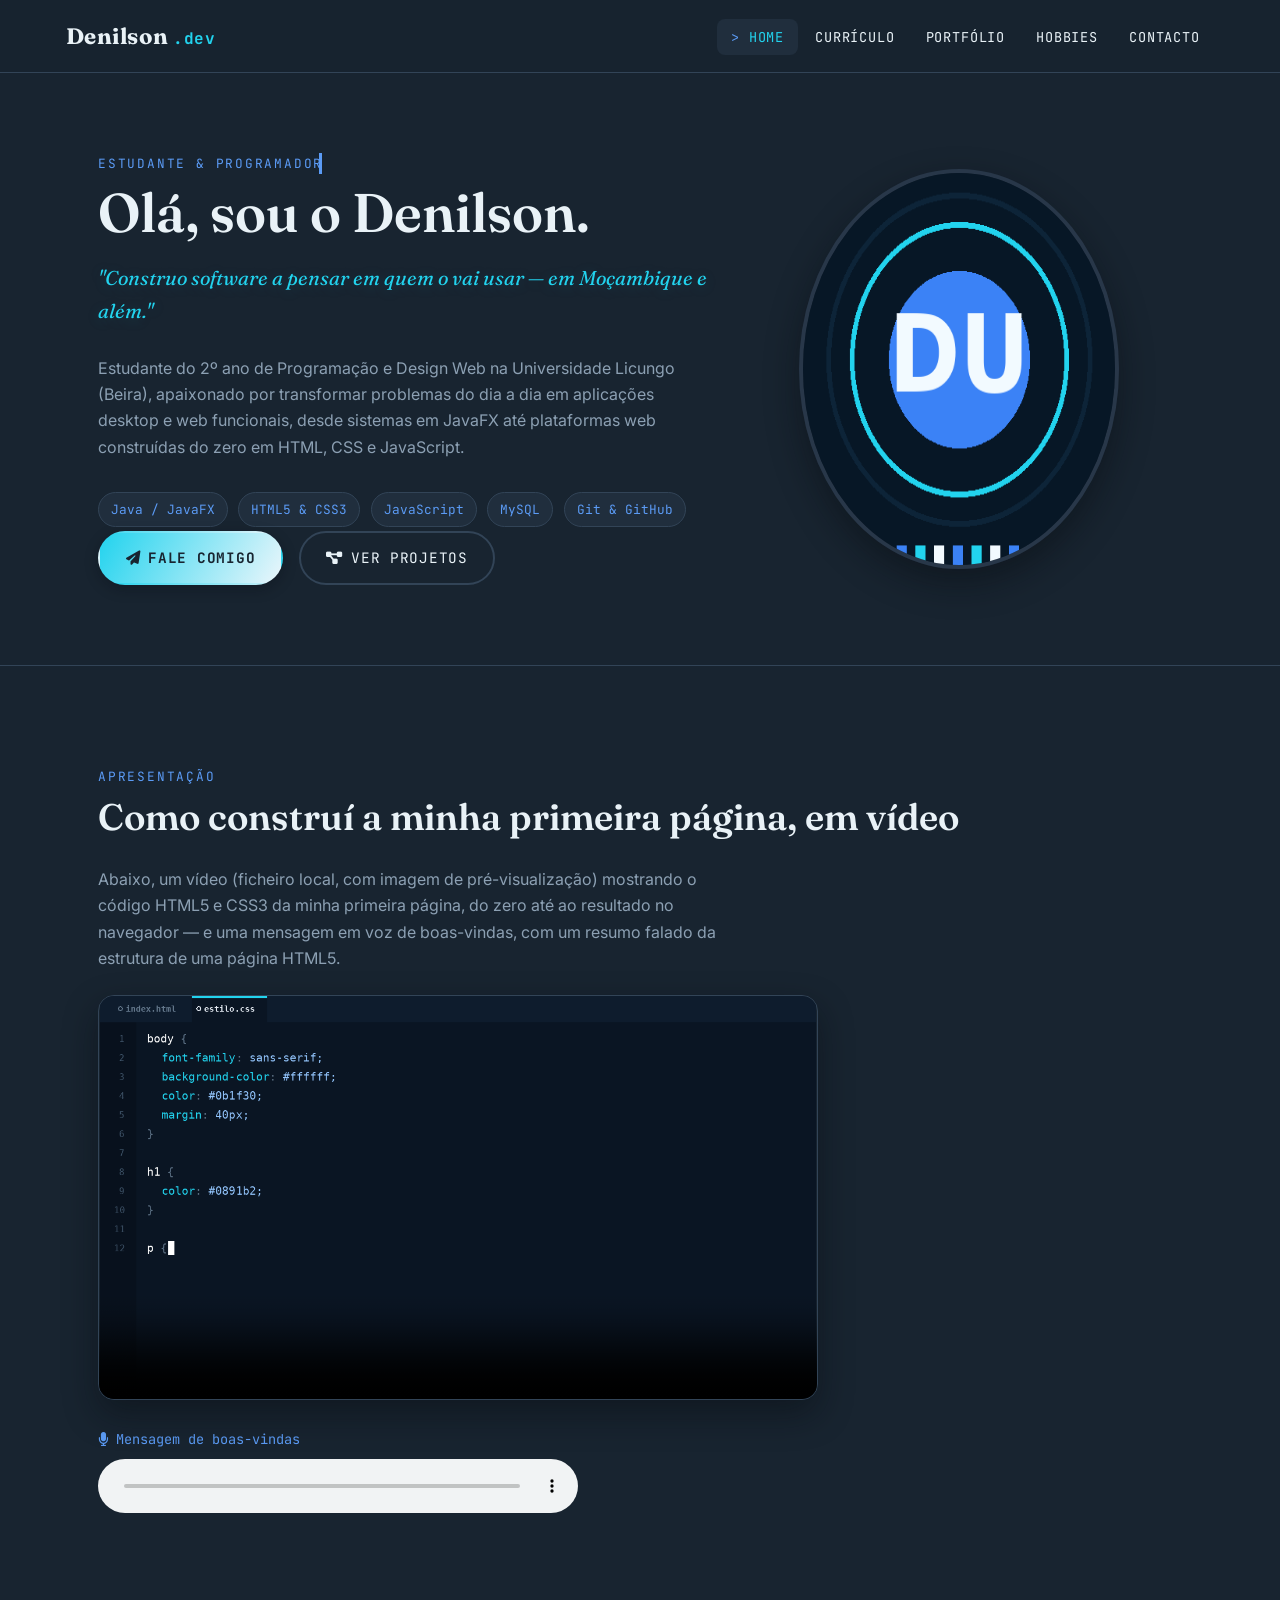
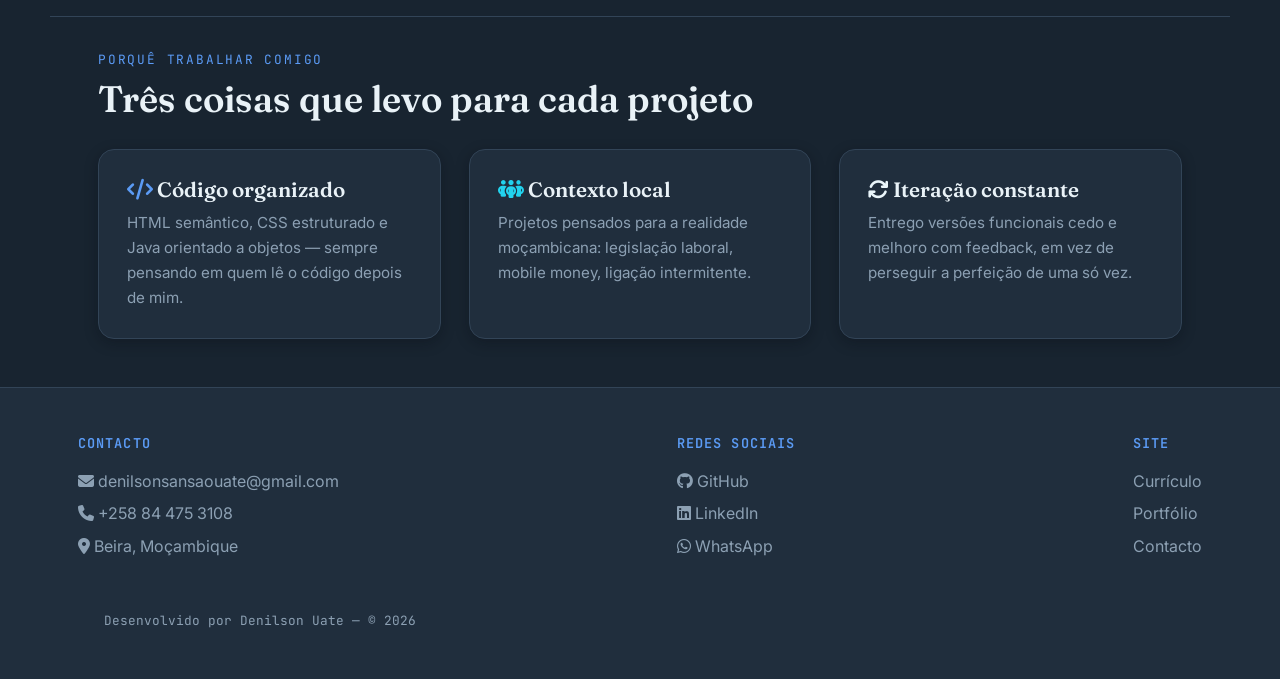
<file: meu-curriculo/index.html>
<!-- Declaração do tipo de documento: informa o navegador que este é um documento HTML5 -->
<!DOCTYPE html>
<!-- Elemento raiz do documento; lang="pt-MZ" indica português de Moçambique, usado por leitores de ecrã e motores de busca -->
<html lang="pt-MZ">
<head>
  <!-- Define a codificação de caracteres como UTF-8, necessária para acentos e caracteres especiais do português -->
  <meta charset="UTF-8">
  <!-- Meta viewport: obrigatória para responsividade — ajusta a largura da página à largura do ecrã do dispositivo -->
  <meta name="viewport" content="width=device-width, initial-scale=1.0">
  <!-- Título da aba do navegador e usado por motores de busca -->
  <title>Denilson Uate — Currículo Pessoal</title>
  <!-- Meta descrição: usada por motores de busca para o resumo da página nos resultados -->
  <meta name="description" content="Página pessoal de Denilson, estudante de Programação e Design Web na Universidade Licungo, Beira, Moçambique.">
  <!-- Pré-conexão ao Google Fonts para acelerar o carregamento das fontes -->
  <link rel="preconnect" href="https://fonts.googleapis.com">
  <!-- Importa as três famílias tipográficas usadas no site: Fraunces (títulos), Inter (texto) e JetBrains Mono (menu/código) -->
  <link href="https://fonts.googleapis.com/css2?family=Fraunces:wght@500;600;700&family=Inter:wght@400;500;600&family=JetBrains+Mono:wght@400;500&display=swap" rel="stylesheet">
  <!-- Biblioteca de ícones Font Awesome via CDN — permitido pelo enunciado (recurso tipográfico/ícones, não é framework de layout) -->
  <link rel="stylesheet" href="https://cdnjs.cloudflare.com/ajax/libs/font-awesome/6.5.1/css/all.min.css">
  <!-- Folha de estilos partilhada: header, footer, tipografia, variáveis e regras gerais -->
  <link rel="stylesheet" href="css/estilo.css">
  <!-- Folha de estilos responsiva: media queries mobile-first -->
  <link rel="stylesheet" href="css/responsivo.css">
</head>
<body>

  <!-- ===================== CABEÇALHO (partilhado por todas as páginas) ===================== -->
  <header class="site-header">
    <div class="header-inner">
      <!-- Logótipo/nome do estudante, também funciona como link para a Home -->
      <a href="index.html" class="logo">Denilson<span>.dev</span></a>
      <!-- Menu de navegação principal, idêntico em todas as páginas; aria-label ajuda leitores de ecrã a identificar esta região -->
      <nav class="main-nav" aria-label="Navegação principal">
        <ul>
          <!-- Link da página atual recebe a classe "active" para destaque visual -->
          <li><a href="index.html" class="active">Home</a></li>
          <li><a href="about.html">Currículo</a></li>
          <li><a href="portfolio.html">Portfólio</a></li>
          <li><a href="hobbies.html">Hobbies</a></li>
          <li><a href="contact.html">Contacto</a></li>
        </ul>
      </nav>
    </div>
  </header>

  <main>
    <!-- ===================== SECÇÃO HERO: apresentação pessoal ===================== -->
    <section class="container hero">
      <!-- Bloco de texto do hero: nome, tagline, descrição e chamadas para ação -->
      <div class="hero-text">
        <!-- Rótulo pequeno acima do título (categoria/função) -->
        <span class="eyebrow eyebrow-typewriter tw-w28">Estudante &amp; Programador Web</span>
        <!-- h1 único da página, obrigatório para hierarquia de headings coerente -->
        <h1 class="animate-in delay-1">Olá, sou o Denilson.</h1>
        <!-- Frase de efeito ("tagline") pedida no enunciado -->
        <p class="tagline animate-in delay-2">"Construo software a pensar em quem o vai usar — em Moçambique e além."</p>
        <!-- Breve descrição de competências -->
        <p class="lede animate-in delay-3">
          Estudante do 2º ano de Programação e Design Web na Universidade Licungo (Beira),
          apaixonado por transformar problemas do dia a dia em aplicações desktop e web funcionais,
          desde sistemas em JavaFX até plataformas web construídas do zero em HTML, CSS e JavaScript.
        </p>
        <!-- Lista não ordenada de competências, estilizada como "pills"/etiquetas via CSS -->
        <ul class="quick-skills animate-in delay-4">
          <li>Java / JavaFX</li>
          <li>HTML5 &amp; CSS3</li>
          <li>JavaScript</li>
          <li>MySQL</li>
          <li>Git &amp; GitHub</li>
        </ul>
        <!-- Botões de destaque ("call to action"): o principal leva à página de Contacto, como pede o enunciado -->
        <div class="hero-actions animate-in delay-5">
          <a href="contact.html" class="btn btn-primary"><i class="fa-solid fa-paper-plane"></i> Fale comigo</a>
          <a href="portfolio.html" class="btn btn-ghost"><i class="fa-solid fa-diagram-project"></i> Ver projetos</a>
        </div>
      </div>
      <!-- Bloco de imagem do hero: avatar do estudante -->
      <div class="hero-media">
        <!-- <figure> envolve a imagem do avatar (uso semântico, ainda que sem <figcaption> aqui) -->
        <figure class="avatar-frame">
          <!-- Avatar com alt descritivo (nunca vazio) e width/height para evitar saltos de layout -->
          <img src="assets/img/avatar.png" alt="Avatar ilustrado de Denilson Uate, com iniciais DU sobre um círculo em tons de azul e ciano" width="400" height="400">
        </figure>
      </div>
    </section>

    <!-- ===================== SECÇÃO DE MULTIMÉDIA: vídeo local + áudio ===================== -->
    <section class="media-block">
      <div class="container">
        <span class="eyebrow animate-in">Apresentação</span>
        <h2 class="animate-in delay-1">Como construí a minha primeira página, em vídeo</h2>
        <!-- Texto introdutório do bloco de vídeo/áudio; estilo inline pontual apenas para cor/margem, sem repetir regras do CSS externo -->
        <p class="section-intro">
          Abaixo, um vídeo (ficheiro local, com imagem de pré-visualização) mostrando o código
          HTML5 e CSS3 da minha primeira página, do zero até ao resultado no navegador — e uma
          mensagem em voz de boas-vindas, com um resumo falado da estrutura de uma página HTML5.
        </p>

        <!-- Vídeo nativo HTML5: controls dá controlos ao utilizador; preload="metadata" só carrega informação básica antes do play;
             poster mostra uma imagem antes do vídeo começar; width/height evitam saltos de layout -->
        <div class="video-wrapper">
          <video controls preload="metadata" poster="assets/img/video-poster.png" width="1280" height="720">
            <!-- <source> com atributo type indica o formato do ficheiro ao navegador -->
            <source src="assets/video/apresentacao.mp4" type="video/mp4">
            <!-- Texto de recurso (fallback) para navegadores sem suporte a <video> -->
            O seu navegador não suporta a reprodução deste vídeo.
            Pode <a href="assets/video/apresentacao.mp4">descarregar o ficheiro aqui</a>.
          </video>
        </div>

        <!-- Bloco do áudio local -->
        <div class="audio-block">
          <p class="audio-label">
            <i class="fa-solid fa-microphone"></i> Mensagem de boas-vindas
          </p>
          <!-- Elemento <audio> nativo com controls; preload="none" evita descarregar o ficheiro até o utilizador interagir -->
          <audio controls preload="none">
            <!-- Dois <source>, com type correto cada um (mp3 = audio/mpeg, wav = audio/wav), demonstrando múltiplos formatos -->
            <source src="assets/audio/apresentacao.mp3" type="audio/mpeg">
            <source src="assets/audio/apresentacao.wav" type="audio/wav">
            <!-- Texto de recurso (fallback) para navegadores sem suporte a <audio> -->
            O seu navegador não suporta o elemento de áudio.
            Pode <a href="assets/audio/apresentacao.mp3">descarregar o ficheiro aqui</a>.
          </audio>
        </div>
      </div>
    </section>

    <!-- ===================== SECÇÃO "Porquê trabalhar comigo": 3 cartões ===================== -->
    <section class="container section-compact-top">
      <span class="eyebrow animate-in">Porquê trabalhar comigo</span>
      <h2 class="animate-in delay-1">Três coisas que levo para cada projeto</h2>
      <!-- Grelha de cartões (reaproveita a classe .portfolio-grid, definida com CSS Grid) -->
      <div class="portfolio-grid">
        <!-- Cada <article> representa um conteúdo independente/autónomo (um argumento), daí o uso semântico de <article> -->
        <article class="card animate-in delay-2">
          <div class="card-body">
            <!-- Ícone Font Awesome com cor definida via variável CSS -->
            <h3><i class="fa-solid fa-code icon-teal"></i> Código organizado</h3>
            <p>HTML semântico, CSS estruturado e Java orientado a objetos — sempre pensando em quem lê o código depois de mim.</p>
          </div>
        </article>
        <article class="card animate-in delay-3">
          <div class="card-body">
            <h3><i class="fa-solid fa-people-group icon-gold"></i> Contexto local</h3>
            <p>Projetos pensados para a realidade moçambicana: legislação laboral, mobile money, ligação intermitente.</p>
          </div>
        </article>
        <article class="card animate-in delay-4">
          <div class="card-body">
            <h3><i class="fa-solid fa-arrows-rotate icon-red"></i> Iteração constante</h3>
            <p>Entrego versões funcionais cedo e melhoro com feedback, em vez de perseguir a perfeição de uma só vez.</p>
          </div>
        </article>
      </div>
    </section>
  </main>

  <!-- ===================== RODAPÉ (partilhado por todas as páginas) ===================== -->
  <footer class="site-footer">
    <div class="footer-inner">
      <!-- Coluna 1: dados de contacto -->
      <div class="footer-col">
        <h4>Contacto</h4>
        <ul>
          <li><i class="fa-solid fa-envelope"></i> denilsonsansaouate@gmail.com</li>
          <li><i class="fa-solid fa-phone"></i> +258 84 475 3108</li>
          <li><i class="fa-solid fa-location-dot"></i> Beira, Moçambique</li>
        </ul>
      </div>
      <!-- Coluna 2: redes sociais; target="_blank" abre em nova aba, rel="noopener" por segurança (evita acesso da nova aba à janela de origem) -->
      <div class="footer-col">
        <h4>Redes sociais</h4>
        <ul>
          <li><a href="https://github.com/DenilsonUate" target="_blank" rel="noopener"><i class="fa-brands fa-github"></i> GitHub</a></li>
          <li><a href="https://linkedin.com/" target="_blank" rel="noopener"><i class="fa-brands fa-linkedin"></i> LinkedIn</a></li>
          <li><a href="https://wa.me/258844753108" target="_blank" rel="noopener"><i class="fa-brands fa-whatsapp"></i> WhatsApp</a></li>
        </ul>
      </div>
      <!-- Coluna 3: atalhos para as restantes páginas do site -->
      <div class="footer-col">
        <h4>Site</h4>
        <ul>
          <li><a href="about.html">Currículo</a></li>
          <li><a href="portfolio.html">Portfólio</a></li>
          <li><a href="contact.html">Contacto</a></li>
        </ul>
      </div>
    </div>
    <!-- Assinatura final, no formato "Desenvolvido por Nome Apelido" pedido no enunciado -->
    <p class="footer-bottom">Desenvolvido por Denilson Uate — © 2026</p>
  </footer>

</body>
</html>
</file>
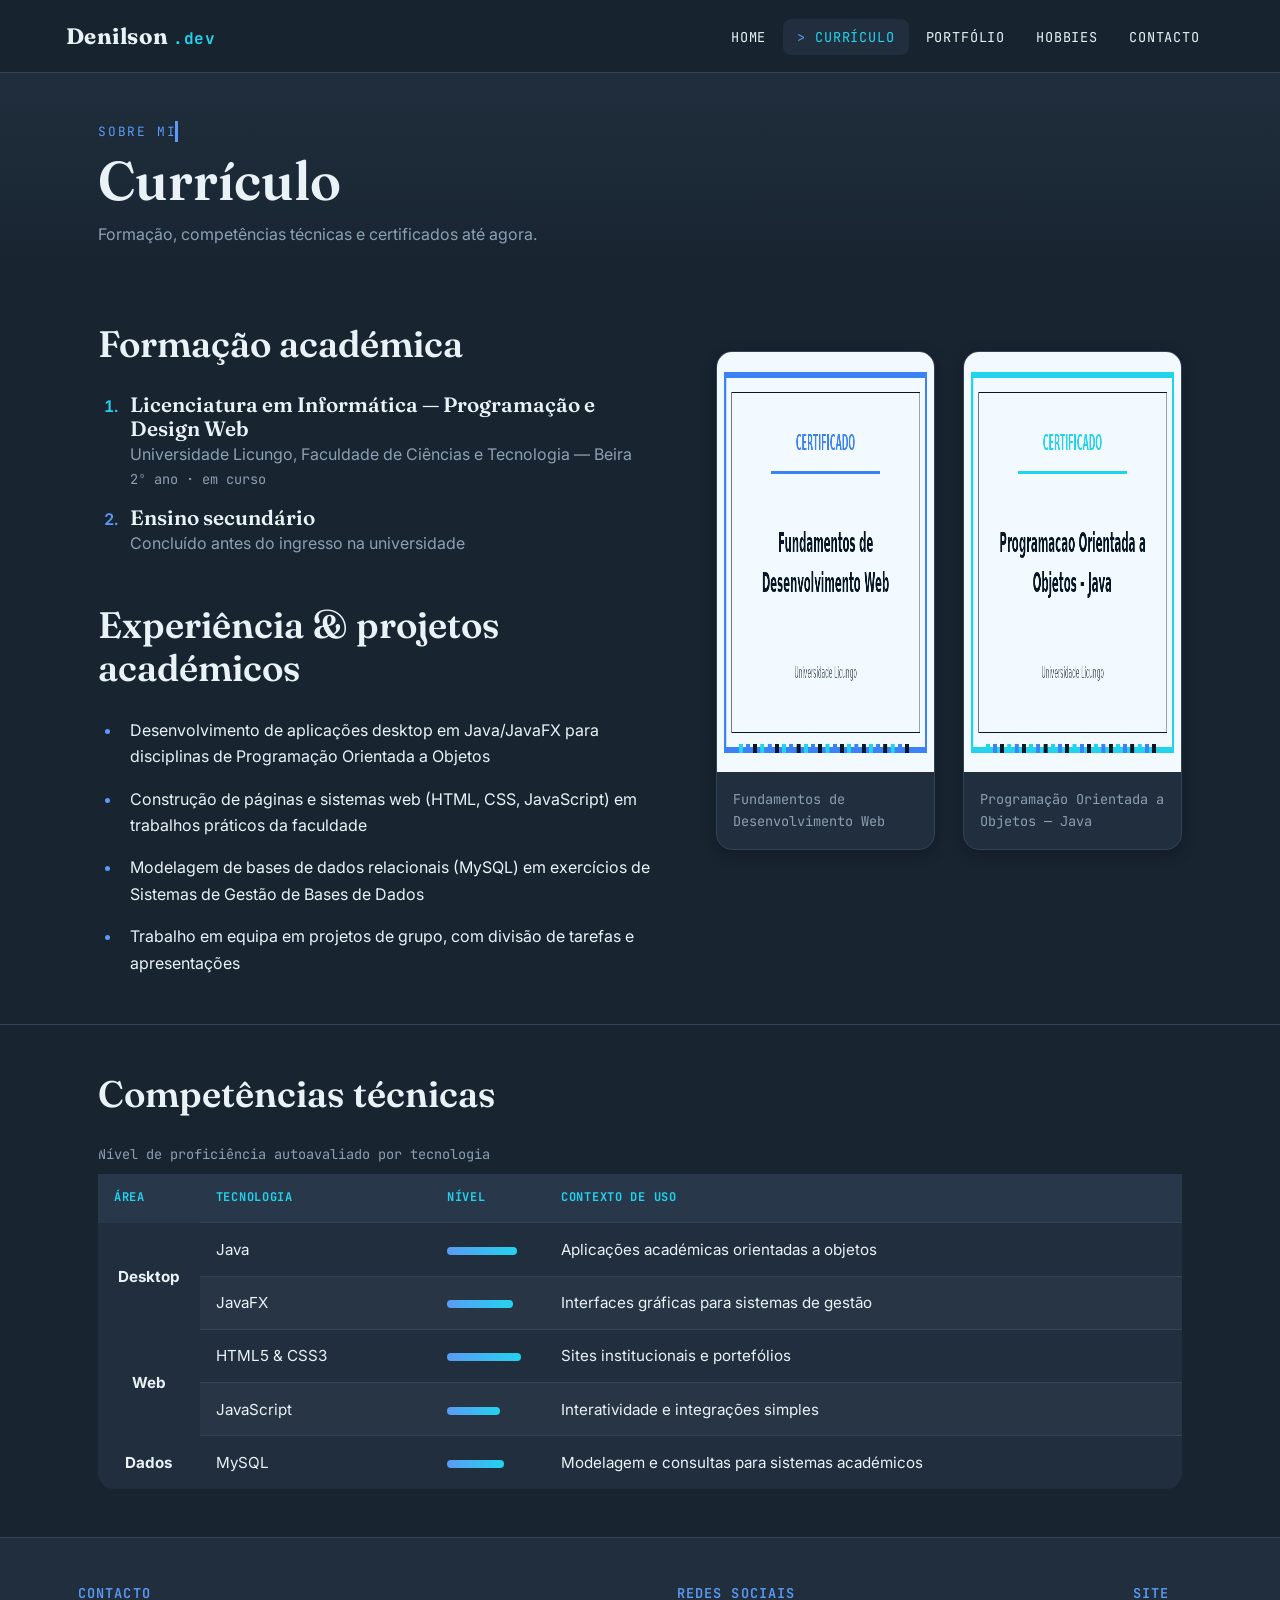
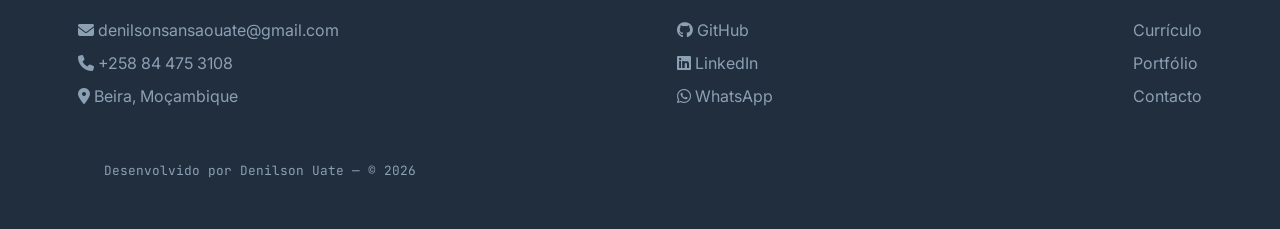
<file: meu-curriculo/about.html>
<!-- Documento HTML5 -->
<!DOCTYPE html>
<!-- lang="pt-MZ": português de Moçambique -->
<html lang="pt-MZ">
<head>
  <!-- Codificação de caracteres UTF-8 -->
  <meta charset="UTF-8">
  <!-- Viewport responsivo, obrigatório em todas as páginas -->
  <meta name="viewport" content="width=device-width, initial-scale=1.0">
  <!-- Título específico desta página, mostrado na aba do navegador -->
  <title>Currículo — Denilson Uate</title>
  <!-- Meta descrição específica desta página, para motores de busca -->
  <meta name="description" content="Formação académica, experiência e competências técnicas de Denilson.">
  <!-- Pré-conexão ao Google Fonts -->
  <link rel="preconnect" href="https://fonts.googleapis.com">
  <!-- Fontes usadas no site (mesmas em todas as páginas, para consistência visual) -->
  <link href="https://fonts.googleapis.com/css2?family=Fraunces:wght@500;600;700&family=Inter:wght@400;500;600&family=JetBrains+Mono:wght@400;500&display=swap" rel="stylesheet">
  <!-- Ícones Font Awesome via CDN -->
  <link rel="stylesheet" href="https://cdnjs.cloudflare.com/ajax/libs/font-awesome/6.5.1/css/all.min.css">
  <!-- CSS partilhado -->
  <link rel="stylesheet" href="css/estilo.css">
  <!-- CSS responsivo -->
  <link rel="stylesheet" href="css/responsivo.css">
</head>
<body>

  <!-- ===================== CABEÇALHO (idêntico ao das outras páginas) ===================== -->
  <header class="site-header">
    <div class="header-inner">
      <a href="index.html" class="logo">Denilson<span>.dev</span></a>
      <nav class="main-nav" aria-label="Navegação principal">
        <ul>
          <li><a href="index.html">Home</a></li>
          <!-- Esta é a página "Currículo": o link correspondente recebe a classe "active" -->
          <li><a href="about.html" class="active">Currículo</a></li>
          <li><a href="portfolio.html">Portfólio</a></li>
          <li><a href="hobbies.html">Hobbies</a></li>
          <li><a href="contact.html">Contacto</a></li>
        </ul>
      </nav>
    </div>
  </header>

  <main>
    <!-- ===================== FAIXA DE TÍTULO DA PÁGINA ===================== -->
    <div class="page-banner">
      <div class="container">
        <span class="eyebrow eyebrow-typewriter tw-w10">Sobre mim</span>
        <!-- h1 único desta página -->
        <h1 class="animate-in delay-1">Currículo</h1>
        <p class="animate-in delay-2">Formação, competências técnicas e certificados até agora.</p>
      </div>
    </div>

    <!-- ===================== SECÇÃO: Formação, experiência e certificados ===================== -->
    <section>
      <div class="container">
        <!-- Grelha de 2 colunas em ecrãs largos (texto à esquerda, certificados à direita) -->
        <div class="cv-grid">
          <div>
            <h2 class="animate-in">Formação académica</h2>
            <!-- Lista ORDENADA (<ol>): mostra números 1, 2... — usada porque a formação segue uma ordem cronológica -->
            <ol class="cv-list timeline">
              <li>
                <h3>Licenciatura em Informática — Programação e Design Web</h3>
                <p class="cv-meta">Universidade Licungo, Faculdade de Ciências e Tecnologia — Beira</p>
                <p class="cv-meta cv-meta-mono">2º ano · em curso</p>
              </li>
              <li>
                <h3>Ensino secundário</h3>
                <p class="cv-meta">Concluído antes do ingresso na universidade</p>
              </li>
            </ol>

            <h2 class="section-gap-top">Experiência &amp; projetos académicos</h2>
            <!-- Lista NÃO ORDENADA (<ul>): mostra marcador • — usada porque os itens não têm uma ordem específica entre si -->
            <ul class="cv-list">
              <li>Desenvolvimento de aplicações desktop em Java/JavaFX para disciplinas de Programação Orientada a Objetos</li>
              <li>Construção de páginas e sistemas web (HTML, CSS, JavaScript) em trabalhos práticos da faculdade</li>
              <li>Modelagem de bases de dados relacionais (MySQL) em exercícios de Sistemas de Gestão de Bases de Dados</li>
              <li>Trabalho em equipa em projetos de grupo, com divisão de tarefas e apresentações</li>
            </ul>
          </div>

          <!-- Grelha de certificados: cada um envolvido em <figure>+<figcaption>, como exige o enunciado para imagens com legenda -->
          <div class="certificates-grid">
            <figure class="certificate">
              <img src="assets/img/cert1.png" alt="Certificado de conclusão do curso de Fundamentos de Desenvolvimento Web" width="600" height="420">
              <figcaption>Fundamentos de Desenvolvimento Web</figcaption>
            </figure>
            <figure class="certificate">
              <img src="assets/img/cert2.png" alt="Certificado de conclusão do curso de Programação Orientada a Objetos em Java" width="600" height="420">
              <figcaption>Programação Orientada a Objetos — Java</figcaption>
            </figure>
          </div>
        </div>
      </div>
    </section>

    <!-- ===================== SECÇÃO: Tabela de competências técnicas ===================== -->
    <section>
      <div class="container">
        <h2 class="animate-in">Competências técnicas</h2>
        <!-- Tabela com <thead>/<tbody>, exigida pelo enunciado; caption descreve o conteúdo da tabela para acessibilidade -->
        <table class="skills-table">
          <caption>Nível de proficiência autoavaliado por tecnologia</caption>
          <thead>
            <tr>
              <!-- scope="col" indica que estes <th> são cabeçalhos de coluna (acessibilidade) -->
              <th scope="col">Área</th>
              <th scope="col">Tecnologia</th>
              <th scope="col">Nível</th>
              <!-- colspan="2" funde duas colunas visuais numa só célula de cabeçalho -->
              <th scope="col" colspan="2">Contexto de uso</th>
            </tr>
          </thead>
          <tbody>
            <tr>
              <!-- rowspan="2": esta célula "Desktop" ocupa 2 linhas (Java + JavaFX), agrupando-as visualmente -->
              <th scope="row" rowspan="2">Desktop</th>
              <td>Java</td>
              <!-- Barra de nível preenchida via width inline (percentagem), usando a classe .level definida no CSS -->
              <td><span class="level level-85"></span></td>
              <td colspan="2">Aplicações académicas orientadas a objetos</td>
            </tr>
            <tr>
              <!-- Esta linha não repete o <th rowspan>, porque já está coberta pelo rowspan da linha anterior -->
              <td>JavaFX</td>
              <td><span class="level level-80"></span></td>
              <td colspan="2">Interfaces gráficas para sistemas de gestão</td>
            </tr>
            <tr>
              <th scope="row" rowspan="2">Web</th>
              <td>HTML5 &amp; CSS3</td>
              <td><span class="level level-90"></span></td>
              <td colspan="2">Sites institucionais e portefólios</td>
            </tr>
            <tr>
              <td>JavaScript</td>
              <td><span class="level level-65"></span></td>
              <td colspan="2">Interatividade e integrações simples</td>
            </tr>
            <tr>
              <th scope="row">Dados</th>
              <td>MySQL</td>
              <td><span class="level level-70"></span></td>
              <td colspan="2">Modelagem e consultas para sistemas académicos</td>
            </tr>
          </tbody>
        </table>
      </div>
    </section>
  </main>

  <!-- ===================== RODAPÉ (idêntico ao das outras páginas) ===================== -->
  <footer class="site-footer">
    <div class="footer-inner">
      <div class="footer-col">
        <h4>Contacto</h4>
        <ul>
          <li><i class="fa-solid fa-envelope"></i> denilsonsansaouate@gmail.com</li>
          <li><i class="fa-solid fa-phone"></i> +258 84 475 3108</li>
          <li><i class="fa-solid fa-location-dot"></i> Beira, Moçambique</li>
        </ul>
      </div>
      <div class="footer-col">
        <h4>Redes sociais</h4>
        <ul>
          <li><a href="https://github.com/DenilsonUate" target="_blank" rel="noopener"><i class="fa-brands fa-github"></i> GitHub</a></li>
          <li><a href="https://linkedin.com/" target="_blank" rel="noopener"><i class="fa-brands fa-linkedin"></i> LinkedIn</a></li>
          <li><a href="https://wa.me/258844753108" target="_blank" rel="noopener"><i class="fa-brands fa-whatsapp"></i> WhatsApp</a></li>
        </ul>
      </div>
      <div class="footer-col">
        <h4>Site</h4>
        <ul>
          <li><a href="about.html">Currículo</a></li>
          <li><a href="portfolio.html">Portfólio</a></li>
          <li><a href="contact.html">Contacto</a></li>
        </ul>
      </div>
    </div>
    <p class="footer-bottom">Desenvolvido por Denilson Uate — © 2026</p>
  </footer>

</body>
</html>
</file>
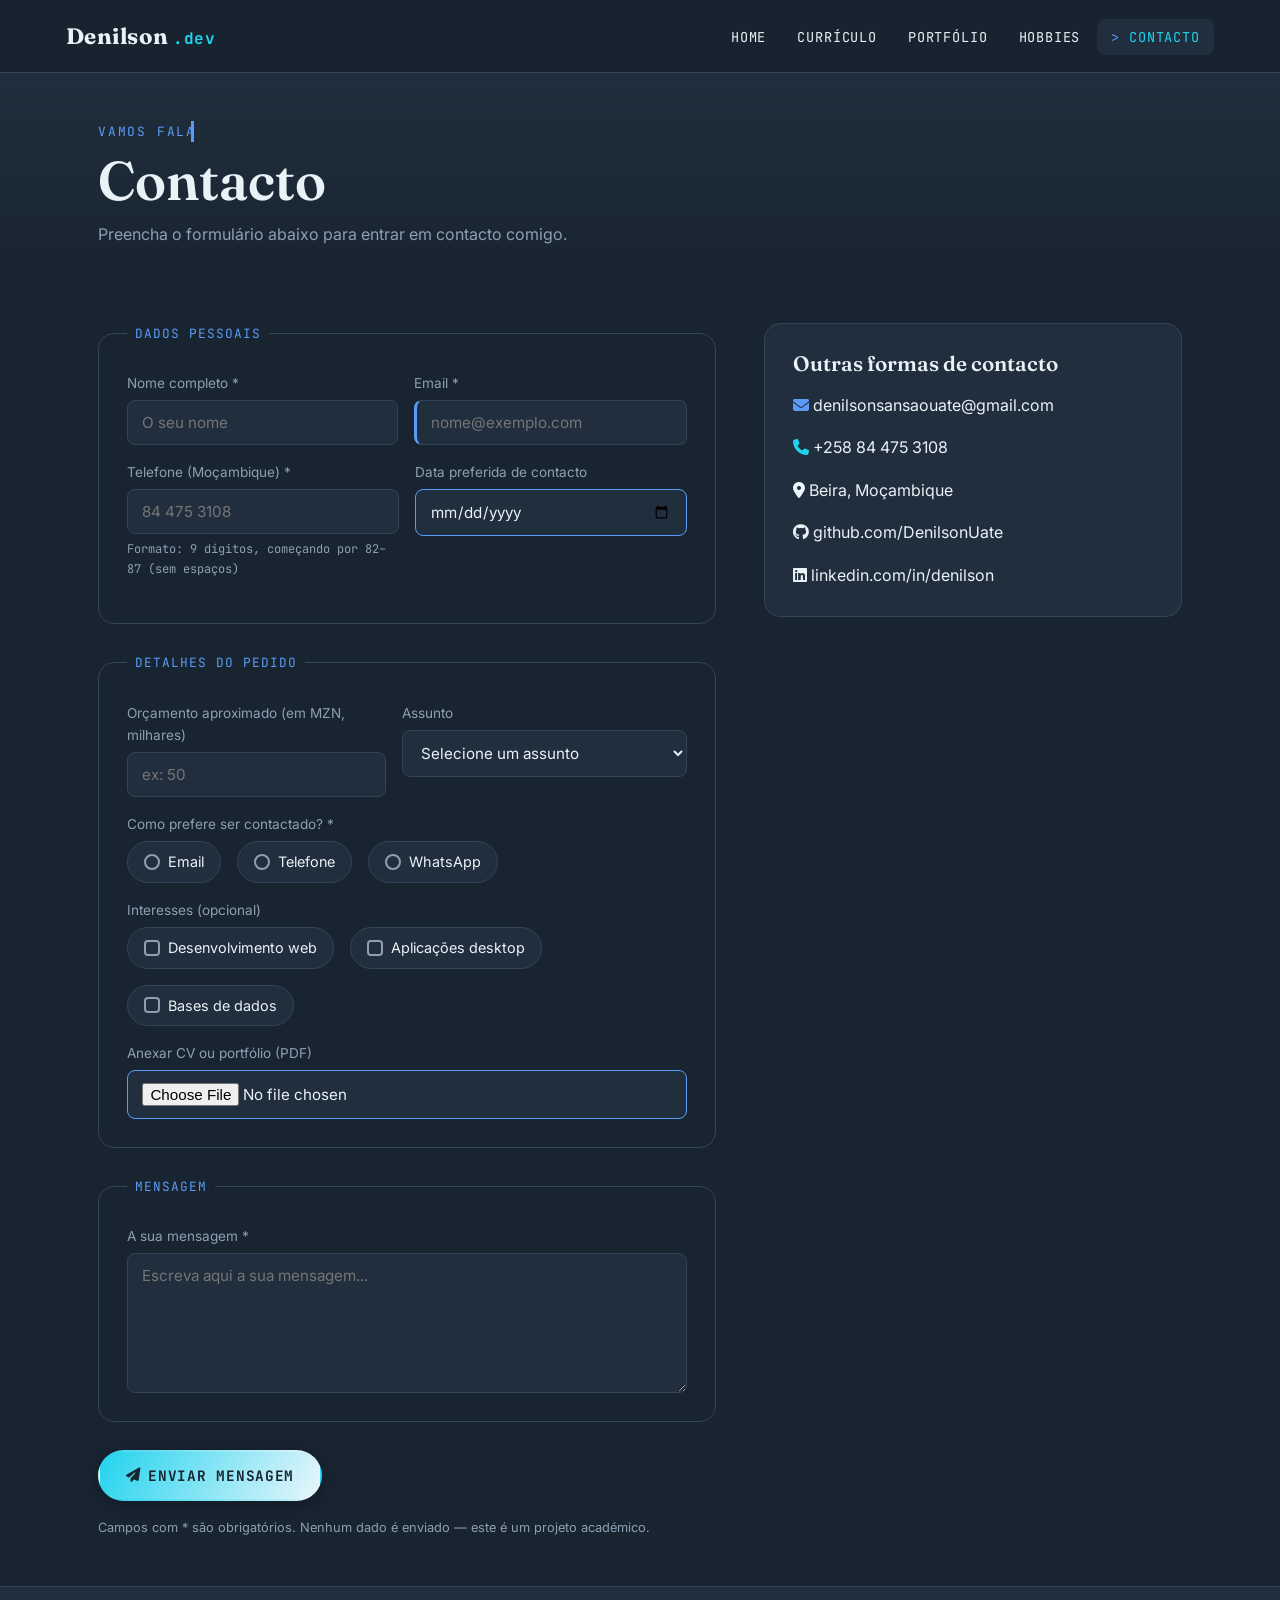
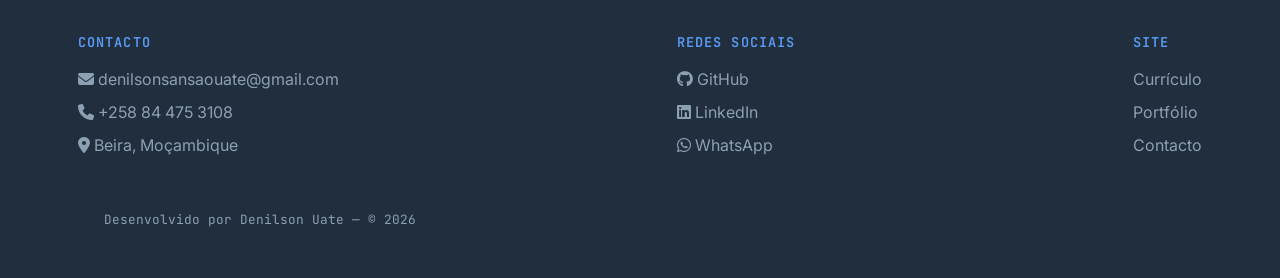
<file: meu-curriculo/contact.html>
<!-- Documento HTML5 -->
<!DOCTYPE html>
<html lang="pt-MZ">
<head>
  <meta charset="UTF-8">
  <!-- Viewport responsivo -->
  <meta name="viewport" content="width=device-width, initial-scale=1.0">
  <title>Contacto — Denilson Uate</title>
  <meta name="description" content="Formulário de contacto de Denilson, com validação nativa em HTML5.">
  <link rel="preconnect" href="https://fonts.googleapis.com">
  <link href="https://fonts.googleapis.com/css2?family=Fraunces:wght@500;600;700&family=Inter:wght@400;500;600&family=JetBrains+Mono:wght@400;500&display=swap" rel="stylesheet">
  <link rel="stylesheet" href="https://cdnjs.cloudflare.com/ajax/libs/font-awesome/6.5.1/css/all.min.css">
  <link rel="stylesheet" href="css/estilo.css">
  <link rel="stylesheet" href="css/responsivo.css">
</head>
<body>

  <!-- ===================== CABEÇALHO (idêntico ao das outras páginas) ===================== -->
  <header class="site-header">
    <div class="header-inner">
      <a href="index.html" class="logo">Denilson<span>.dev</span></a>
      <nav class="main-nav" aria-label="Navegação principal">
        <ul>
          <li><a href="index.html">Home</a></li>
          <li><a href="about.html">Currículo</a></li>
          <li><a href="portfolio.html">Portfólio</a></li>
          <li><a href="hobbies.html">Hobbies</a></li>
          <!-- Página atual: "Contacto" -->
          <li><a href="contact.html" class="active">Contacto</a></li>
        </ul>
      </nav>
    </div>
  </header>

  <main>
    <!-- ===================== FAIXA DE TÍTULO DA PÁGINA ===================== -->
    <div class="page-banner">
      <div class="container">
        <span class="eyebrow eyebrow-typewriter tw-w12">Vamos falar</span>
        <h1 class="animate-in delay-1">Contacto</h1>
        <p class="animate-in delay-2">Preencha o formulário abaixo para entrar em contacto comigo.</p>
      </div>
    </div>

    <section>
      <!-- .contact-layout organiza formulário + cartão lateral em grelha de 2 colunas em ecrãs largos -->
      <div class="container contact-layout">

        <!-- action="#" e method="post" são apenas ilustrativos (não há backend); novalidate desliga a bolha de erro
             padrão do navegador para usarmos o estilo :invalid/:valid definido no CSS, mas os atributos
             required/pattern/min/max/minlength/maxlength continuam a validar nativamente -->
        <form class="contact-form" action="#" method="post" novalidate>

          <!-- <fieldset> agrupa campos relacionados; <legend> dá o título do grupo (exigido pelo enunciado) -->
          <fieldset>
            <legend>Dados pessoais</legend>
            <div class="form-row">
              <div class="form-field">
                <!-- <label for="nome"> associado ao input pelo id="nome" (acessibilidade) -->
                <label for="nome">Nome completo *</label>
                <!-- Campo de texto: required (obrigatório), minlength/maxlength (limites de caracteres) -->
                <input type="text" id="nome" name="nome" placeholder="O seu nome" required minlength="3" maxlength="80">
              </div>
              <div class="form-field">
                <label for="email">Email *</label>
                <!-- type="email": o navegador valida automaticamente o formato de email -->
                <input type="email" id="email" name="email" placeholder="nome@exemplo.com" required>
              </div>
            </div>
            <div class="form-row">
              <div class="form-field">
                <label for="telefone">Telefone (Moçambique) *</label>
                <!-- type="tel" + pattern: expressão regular definida por mim para validar números moçambicanos de 9 dígitos -->
                <input type="tel" id="telefone" name="telefone" placeholder="84 475 3108"
                       pattern="8[2-7][0-9]{7}" required>
                <!-- Texto de ajuda explicando o formato esperado pelo pattern -->
                <span class="hint">Formato: 9 dígitos, começando por 82–87 (sem espaços)</span>
              </div>
              <div class="form-field">
                <label for="data">Data preferida de contacto</label>
                <!-- type="date": seletor de calendário nativo; min impede escolher datas anteriores ao início do prazo -->
                <input type="date" id="data" name="data" min="2026-09-01">
              </div>
            </div>
          </fieldset>

          <fieldset>
            <legend>Detalhes do pedido</legend>
            <div class="form-row">
              <div class="form-field">
                <label for="orcamento">Orçamento aproximado (em MZN, milhares)</label>
                <!-- type="number" com min/max/step: limita o valor a um intervalo razoável, em passos de 5 -->
                <input type="number" id="orcamento" name="orcamento" min="5" max="500" step="5" placeholder="ex: 50">
              </div>
              <div class="form-field">
                <label for="assunto">Assunto</label>
                <!-- <select> com <option>: primeira opção desativada e pré-selecionada, a funcionar como placeholder -->
                <select id="assunto" name="assunto" required>
                  <option value="" disabled selected>Selecione um assunto</option>
                  <option value="projeto-web">Projeto web</option>
                  <option value="projeto-desktop">Aplicação desktop (Java/JavaFX)</option>
                  <option value="colaboracao-academica">Colaboração académica</option>
                  <option value="outro">Outro assunto</option>
                </select>
              </div>
            </div>

            <!-- Grupo de botões de rádio: mesmo "name" faz com que só um possa ser selecionado de cada vez -->
            <div class="form-field form-field-choice">
              <label>Como prefere ser contactado? *</label>
              <div class="choice-group">
                <label><input type="radio" name="preferencia" value="email" required> Email</label>
                <label><input type="radio" name="preferencia" value="telefone"> Telefone</label>
                <label><input type="radio" name="preferencia" value="whatsapp"> WhatsApp</label>
              </div>
            </div>

            <!-- Grupo de checkboxes: "name" igual mas cada um pode ser selecionado independentemente -->
            <div class="form-field form-field-choice">
              <label>Interesses (opcional)</label>
              <div class="choice-group">
                <label><input type="checkbox" name="interesses" value="web"> Desenvolvimento web</label>
                <label><input type="checkbox" name="interesses" value="desktop"> Aplicações desktop</label>
                <label><input type="checkbox" name="interesses" value="bd"> Bases de dados</label>
              </div>
            </div>

            <div class="form-field">
              <label for="anexo">Anexar CV ou portfólio (PDF)</label>
              <!-- type="file" com accept: restringe a seleção a ficheiros PDF apenas -->
              <input type="file" id="anexo" name="anexo" accept=".pdf,application/pdf">
            </div>
          </fieldset>

          <fieldset>
            <legend>Mensagem</legend>
            <div class="form-field">
              <label for="mensagem">A sua mensagem *</label>
              <!-- <textarea> para texto longo; required + minlength/maxlength controlam o tamanho da mensagem -->
              <textarea id="mensagem" name="mensagem" placeholder="Escreva aqui a sua mensagem..." required minlength="10" maxlength="600"></textarea>
            </div>
          </fieldset>

          <!-- Botão de envio; nota a avisar que não há envio real (projeto académico, sem backend) -->
          <div class="form-submit">
            <button type="submit" class="btn btn-primary"><i class="fa-solid fa-paper-plane"></i> Enviar mensagem</button>
            <span class="form-note">Campos com * são obrigatórios. Nenhum dado é enviado — este é um projeto académico.</span>
          </div>
        </form>

        <!-- <aside> por ser conteúdo relacionado mas independente do formulário principal (uso semântico exigido no enunciado) -->
        <aside class="contact-info-card">
          <h3>Outras formas de contacto</h3>
          <ul>
            <li><i class="fa-solid fa-envelope icon-teal"></i> denilsonsansaouate@gmail.com</li>
            <li><i class="fa-solid fa-phone icon-gold"></i> +258 84 475 3108</li>
            <li><i class="fa-solid fa-location-dot icon-red"></i> Beira, Moçambique</li>
            <li><a href="https://github.com/DenilsonUate" target="_blank" rel="noopener"><i class="fa-brands fa-github"></i> github.com/DenilsonUate</a></li>
            <li><a href="https://linkedin.com/" target="_blank" rel="noopener"><i class="fa-brands fa-linkedin"></i> linkedin.com/in/denilson</a></li>
          </ul>
        </aside>

      </div>
    </section>
  </main>

  <!-- ===================== RODAPÉ (idêntico ao das outras páginas) ===================== -->
  <footer class="site-footer">
    <div class="footer-inner">
      <div class="footer-col">
        <h4>Contacto</h4>
        <ul>
          <li><i class="fa-solid fa-envelope"></i> denilsonsansaouate@gmail.com</li>
          <li><i class="fa-solid fa-phone"></i> +258 84 475 3108</li>
          <li><i class="fa-solid fa-location-dot"></i> Beira, Moçambique</li>
        </ul>
      </div>
      <div class="footer-col">
        <h4>Redes sociais</h4>
        <ul>
          <li><a href="https://github.com/DenilsonUate" target="_blank" rel="noopener"><i class="fa-brands fa-github"></i> GitHub</a></li>
          <li><a href="https://linkedin.com/" target="_blank" rel="noopener"><i class="fa-brands fa-linkedin"></i> LinkedIn</a></li>
          <li><a href="https://wa.me/258844753108" target="_blank" rel="noopener"><i class="fa-brands fa-whatsapp"></i> WhatsApp</a></li>
        </ul>
      </div>
      <div class="footer-col">
        <h4>Site</h4>
        <ul>
          <li><a href="about.html">Currículo</a></li>
          <li><a href="portfolio.html">Portfólio</a></li>
          <li><a href="contact.html">Contacto</a></li>
        </ul>
      </div>
    </div>
    <p class="footer-bottom">Desenvolvido por Denilson Uate — © 2026</p>
  </footer>

</body>
</html>
</file>
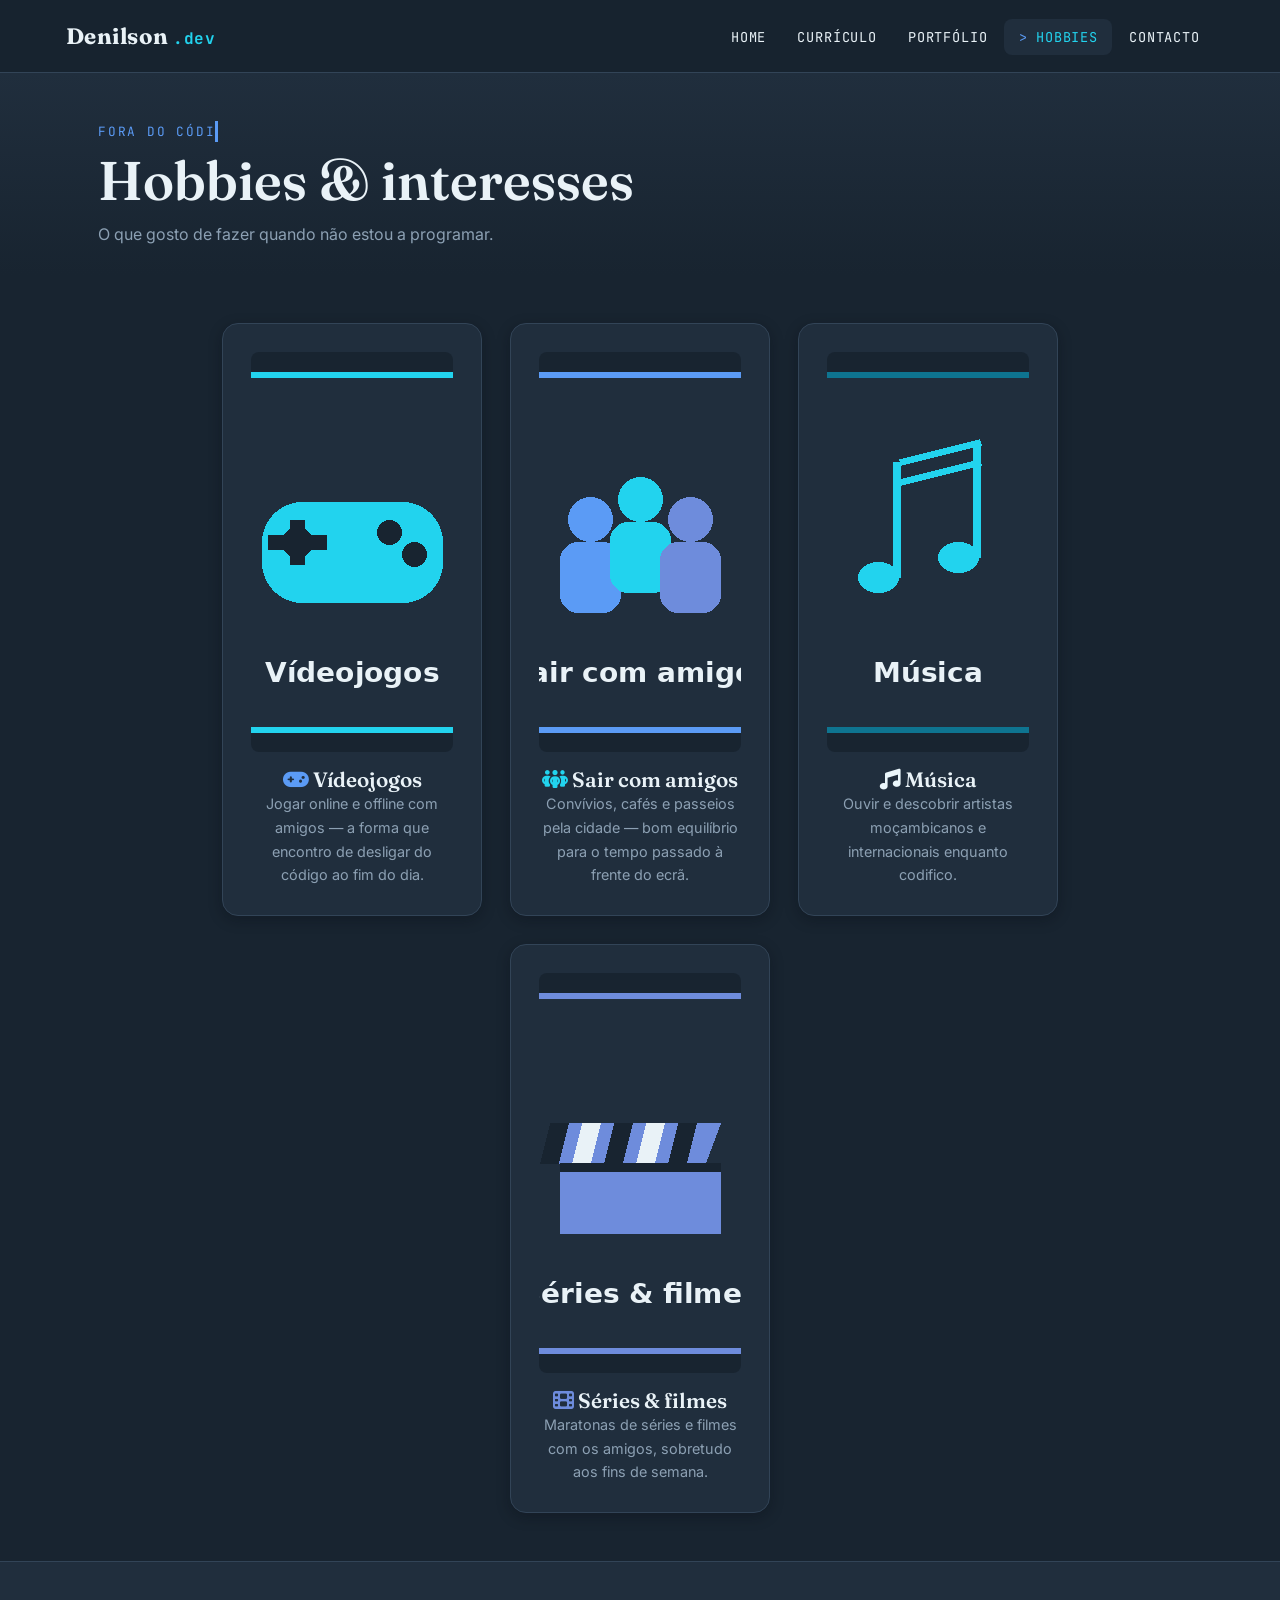
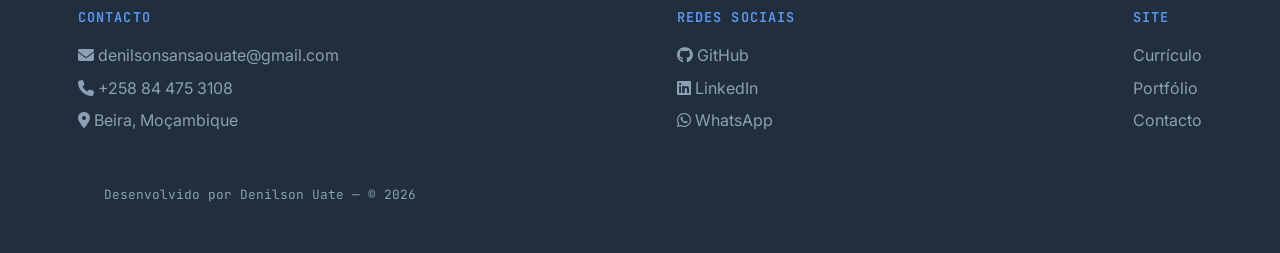
<file: meu-curriculo/hobbies.html>
<!-- Documento HTML5 -->
<!DOCTYPE html>
<html lang="pt-MZ">
<head>
  <meta charset="UTF-8">
  <!-- Viewport responsivo -->
  <meta name="viewport" content="width=device-width, initial-scale=1.0">
  <title>Hobbies — Denilson Uate</title>
  <meta name="description" content="Hobbies e interesses de Denilson fora da programação.">
  <link rel="preconnect" href="https://fonts.googleapis.com">
  <link href="https://fonts.googleapis.com/css2?family=Fraunces:wght@500;600;700&family=Inter:wght@400;500;600&family=JetBrains+Mono:wght@400;500&display=swap" rel="stylesheet">
  <link rel="stylesheet" href="https://cdnjs.cloudflare.com/ajax/libs/font-awesome/6.5.1/css/all.min.css">
  <link rel="stylesheet" href="css/estilo.css">
  <link rel="stylesheet" href="css/responsivo.css">
</head>
<body>

  <!-- ===================== CABEÇALHO (idêntico ao das outras páginas) ===================== -->
  <header class="site-header">
    <div class="header-inner">
      <a href="index.html" class="logo">Denilson<span>.dev</span></a>
      <nav class="main-nav" aria-label="Navegação principal">
        <ul>
          <li><a href="index.html">Home</a></li>
          <li><a href="about.html">Currículo</a></li>
          <li><a href="portfolio.html">Portfólio</a></li>
          <!-- Página atual: "Hobbies" -->
          <li><a href="hobbies.html" class="active">Hobbies</a></li>
          <li><a href="contact.html">Contacto</a></li>
        </ul>
      </nav>
    </div>
  </header>

  <main>
    <!-- ===================== FAIXA DE TÍTULO DA PÁGINA ===================== -->
    <div class="page-banner">
      <div class="container">
        <span class="eyebrow eyebrow-typewriter tw-w15">Fora do código</span>
        <h1 class="animate-in delay-1">Hobbies &amp; interesses</h1>
        <p class="animate-in delay-2">O que gosto de fazer quando não estou a programar.</p>
      </div>
    </div>

    <!-- ===================== SECÇÃO: cartões de hobbies organizados com Flexbox ===================== -->
    <section>
      <div class="container">
        <!-- .hobbies-flex usa Flexbox: flex-direction row, flex-wrap wrap, justify-content center, align-items stretch (ver estilo.css) -->
        <div class="hobbies-flex">
          <!-- Cada hobby é um <article>, com imagem ilustrativa (alt descritivo), título com ícone e breve descrição -->
          <article class="card hobby-card animate-in">
            <img src="assets/img/hobby1.png" alt="Ilustração representando vídeojogos como hobby" width="400" height="400">
            <h3><i class="fa-solid fa-gamepad icon-teal"></i> Vídeojogos</h3>
            <p class="hobby-desc">Jogar online e offline com amigos — a forma que encontro de desligar do código ao fim do dia.</p>
          </article>

          <article class="card hobby-card animate-in delay-1">
            <img src="assets/img/hobby2.png" alt="Ilustração representando sair com amigos como hobby" width="400" height="400">
            <h3><i class="fa-solid fa-people-group icon-gold"></i> Sair com amigos</h3>
            <p class="hobby-desc">Convívios, cafés e passeios pela cidade — bom equilíbrio para o tempo passado à frente do ecrã.</p>
          </article>

          <article class="card hobby-card animate-in delay-2">
            <img src="assets/img/hobby3.png" alt="Ilustração representando música como hobby" width="400" height="400">
            <h3><i class="fa-solid fa-music icon-red"></i> Música</h3>
            <p class="hobby-desc">Ouvir e descobrir artistas moçambicanos e internacionais enquanto codifico.</p>
          </article>

          <!-- Ícone com cor fixa (não usa variável CSS) apenas neste cartão, como variação intencional -->
          <article class="card hobby-card animate-in delay-3">
            <img src="assets/img/hobby4.png" alt="Ilustração representando séries e filmes como hobby" width="400" height="400">
            <h3><i class="fa-solid fa-film icon-indigo"></i> Séries &amp; filmes</h3>
            <p class="hobby-desc">Maratonas de séries e filmes com os amigos, sobretudo aos fins de semana.</p>
          </article>
        </div>
      </div>
    </section>
  </main>

  <!-- ===================== RODAPÉ (idêntico ao das outras páginas) ===================== -->
  <footer class="site-footer">
    <div class="footer-inner">
      <div class="footer-col">
        <h4>Contacto</h4>
        <ul>
          <li><i class="fa-solid fa-envelope"></i> denilsonsansaouate@gmail.com</li>
          <li><i class="fa-solid fa-phone"></i> +258 84 475 3108</li>
          <li><i class="fa-solid fa-location-dot"></i> Beira, Moçambique</li>
        </ul>
      </div>
      <div class="footer-col">
        <h4>Redes sociais</h4>
        <ul>
          <li><a href="https://github.com/DenilsonUate" target="_blank" rel="noopener"><i class="fa-brands fa-github"></i> GitHub</a></li>
          <li><a href="https://linkedin.com/" target="_blank" rel="noopener"><i class="fa-brands fa-linkedin"></i> LinkedIn</a></li>
          <li><a href="https://wa.me/258844753108" target="_blank" rel="noopener"><i class="fa-brands fa-whatsapp"></i> WhatsApp</a></li>
        </ul>
      </div>
      <div class="footer-col">
        <h4>Site</h4>
        <ul>
          <li><a href="about.html">Currículo</a></li>
          <li><a href="portfolio.html">Portfólio</a></li>
          <li><a href="contact.html">Contacto</a></li>
        </ul>
      </div>
    </div>
    <p class="footer-bottom">Desenvolvido por Denilson Uate — © 2026</p>
  </footer>

</body>
</html>
</file>
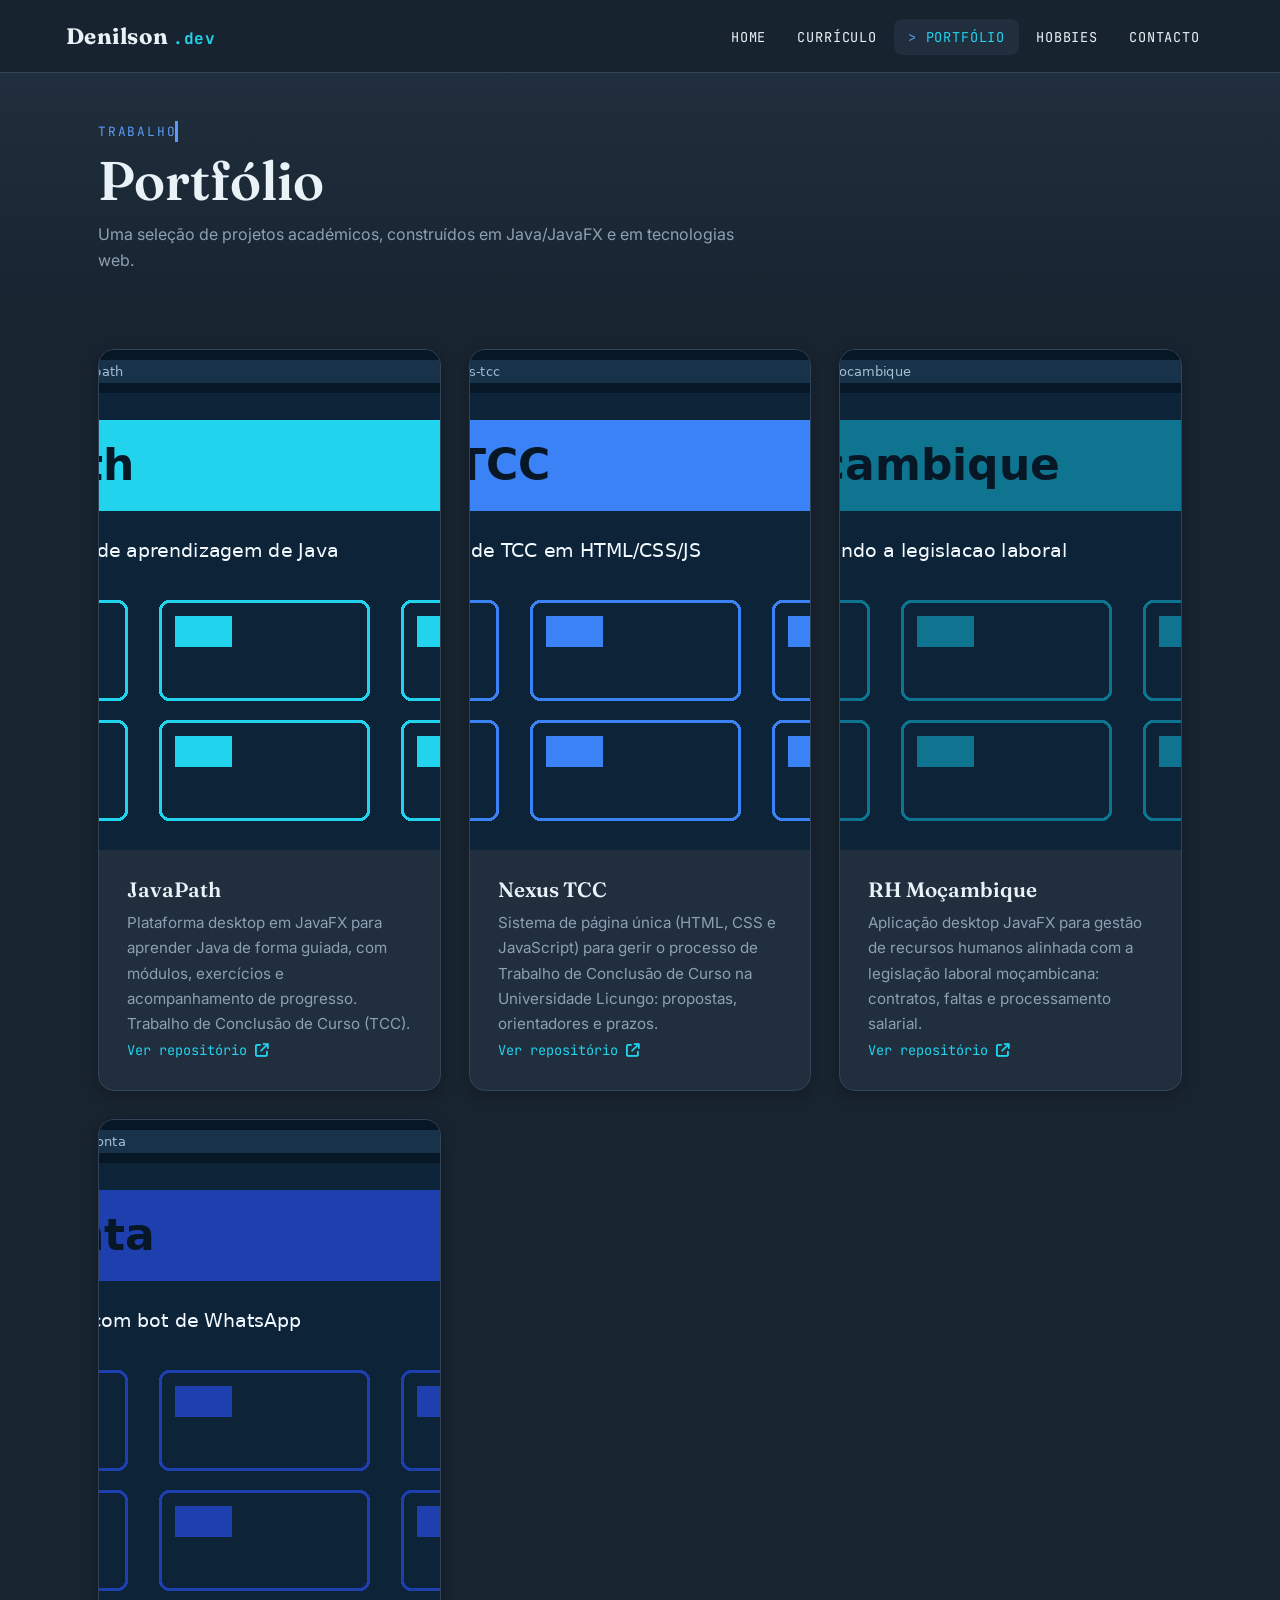
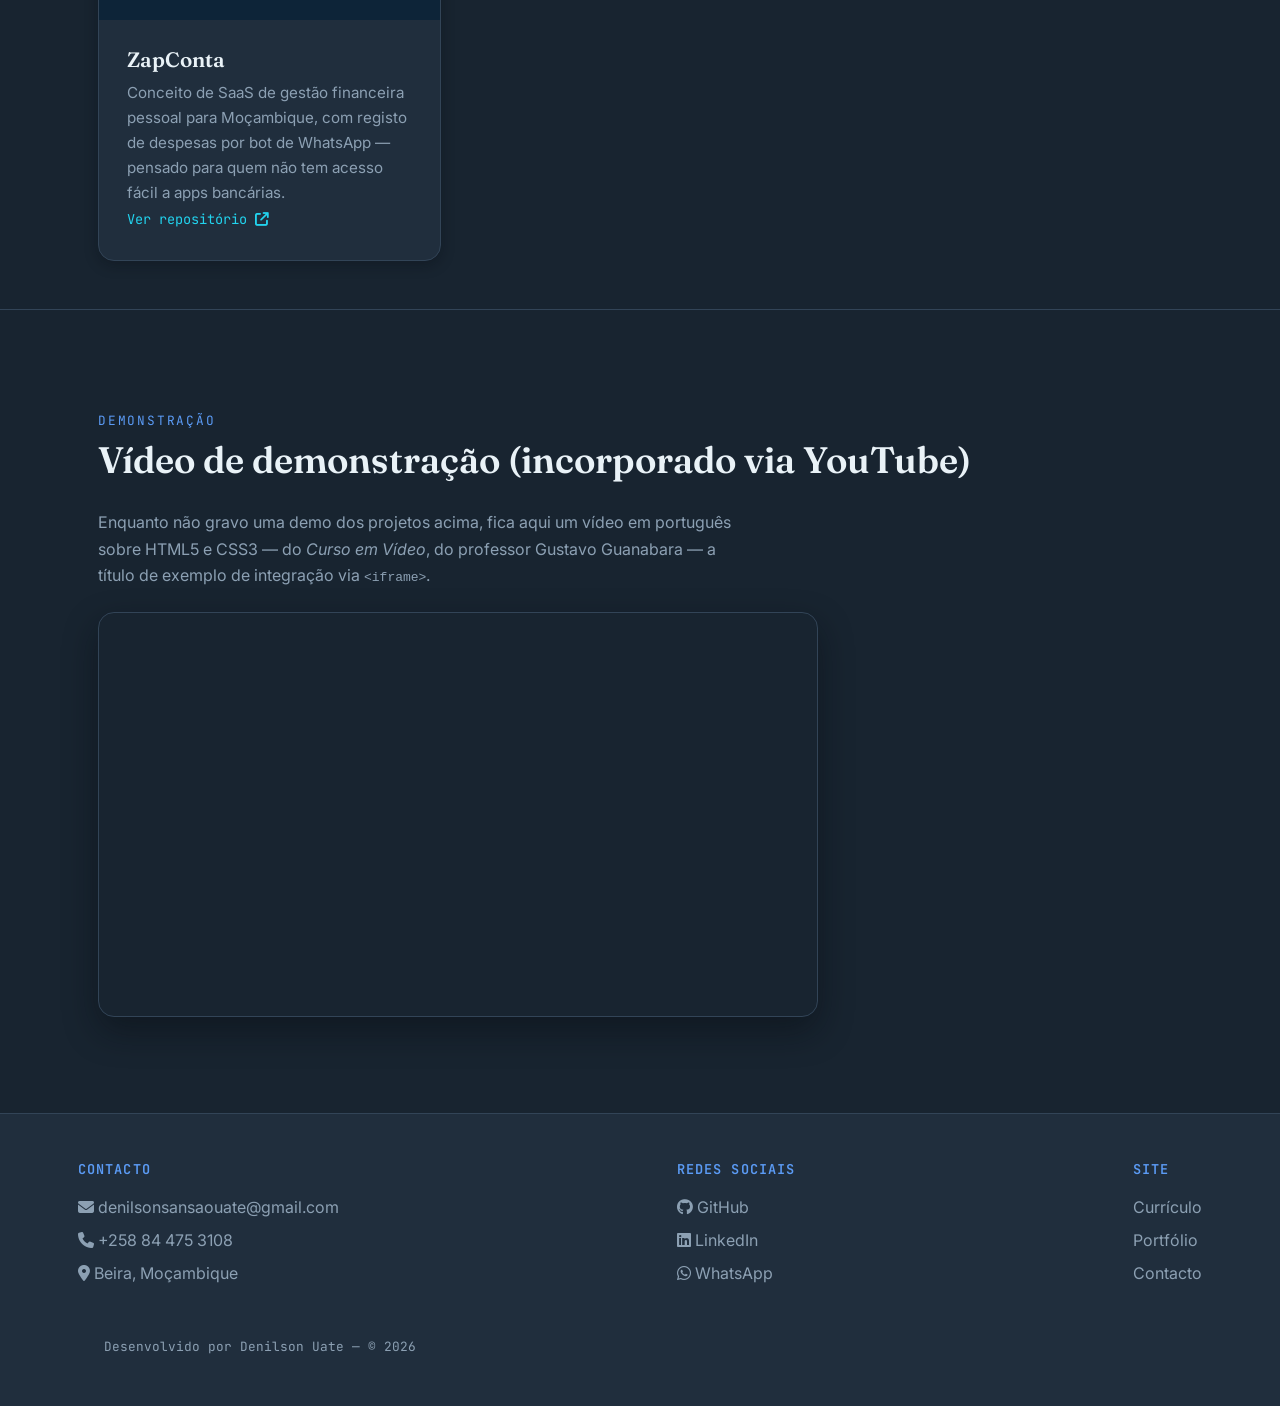
<file: meu-curriculo/portfolio.html>
<!-- Documento HTML5 -->
<!DOCTYPE html>
<html lang="pt-MZ">
<head>
  <meta charset="UTF-8">
  <!-- Viewport responsivo -->
  <meta name="viewport" content="width=device-width, initial-scale=1.0">
  <title>Portfólio — Denilson Uate</title>
  <meta name="description" content="Projetos académicos e pessoais de Denilson, em Java/JavaFX e tecnologias web.">
  <link rel="preconnect" href="https://fonts.googleapis.com">
  <link href="https://fonts.googleapis.com/css2?family=Fraunces:wght@500;600;700&family=Inter:wght@400;500;600&family=JetBrains+Mono:wght@400;500&display=swap" rel="stylesheet">
  <link rel="stylesheet" href="https://cdnjs.cloudflare.com/ajax/libs/font-awesome/6.5.1/css/all.min.css">
  <link rel="stylesheet" href="css/estilo.css">
  <link rel="stylesheet" href="css/responsivo.css">
</head>
<body>

  <!-- ===================== CABEÇALHO (idêntico ao das outras páginas) ===================== -->
  <header class="site-header">
    <div class="header-inner">
      <a href="index.html" class="logo">Denilson<span>.dev</span></a>
      <nav class="main-nav" aria-label="Navegação principal">
        <ul>
          <li><a href="index.html">Home</a></li>
          <li><a href="about.html">Currículo</a></li>
          <!-- Página atual: "Portfólio" -->
          <li><a href="portfolio.html" class="active">Portfólio</a></li>
          <li><a href="hobbies.html">Hobbies</a></li>
          <li><a href="contact.html">Contacto</a></li>
        </ul>
      </nav>
    </div>
  </header>

  <main>
    <!-- ===================== FAIXA DE TÍTULO DA PÁGINA ===================== -->
    <div class="page-banner">
      <div class="container">
        <span class="eyebrow eyebrow-typewriter tw-w10">Trabalhos</span>
        <h1 class="animate-in delay-1">Portfólio</h1>
        <p class="animate-in delay-2">Uma seleção de projetos académicos, construídos em Java/JavaFX e em tecnologias web.</p>
      </div>
    </div>

    <!-- ===================== SECÇÃO: grelha de projetos (CSS Grid) ===================== -->
    <section>
      <div class="container">
        <!-- .portfolio-grid é construída com CSS Grid (grid-template-columns: repeat(auto-fit, minmax(...))) -->
        <div class="portfolio-grid">

          <!-- Cada projeto é um <article>, por representar um conteúdo independente (imagem + título + descrição + link) -->
          <article class="card animate-in">
            <!-- Imagem do projeto com alt descritivo detalhado e width/height para evitar saltos de layout -->
            <img src="assets/img/projeto1.png" alt="Captura de ecrã do JavaPath, plataforma JavaFX de aprendizagem de Java, mostrando o painel de módulos" width="800" height="500">
            <div class="card-body">
              <h3>JavaPath</h3>
              <p>Plataforma desktop em JavaFX para aprender Java de forma guiada, com módulos, exercícios e acompanhamento de progresso. Trabalho de Conclusão de Curso (TCC).</p>
              <!-- Link para o repositório GitHub do estudante -->
              <a href="https://github.com/DenilsonUate" target="_blank" rel="noopener">Ver repositório <i class="fa-solid fa-arrow-up-right-from-square"></i></a>
            </div>
          </article>

          <article class="card animate-in delay-1">
            <img src="assets/img/projeto2.png" alt="Captura de ecrã do Nexus TCC, sistema de gestão de trabalhos de conclusão de curso, mostrando a lista de processos" width="800" height="500">
            <div class="card-body">
              <h3>Nexus TCC</h3>
              <p>Sistema de página única (HTML, CSS e JavaScript) para gerir o processo de Trabalho de Conclusão de Curso na Universidade Licungo: propostas, orientadores e prazos.</p>
              <a href="https://github.com/DenilsonUate" target="_blank" rel="noopener">Ver repositório <i class="fa-solid fa-arrow-up-right-from-square"></i></a>
            </div>
          </article>

          <article class="card animate-in delay-2">
            <img src="assets/img/projeto3.png" alt="Captura de ecrã do RH Moçambique, sistema de gestão de recursos humanos, mostrando a ficha de um colaborador" width="800" height="500">
            <div class="card-body">
              <h3>RH Moçambique</h3>
              <p>Aplicação desktop JavaFX para gestão de recursos humanos alinhada com a legislação laboral moçambicana: contratos, faltas e processamento salarial.</p>
              <a href="https://github.com/DenilsonUate" target="_blank" rel="noopener">Ver repositório <i class="fa-solid fa-arrow-up-right-from-square"></i></a>
            </div>
          </article>

          <article class="card animate-in delay-3">
            <img src="assets/img/projeto4.png" alt="Captura de ecrã do ZapConta, conceito de aplicação de gestão financeira com bot de WhatsApp" width="800" height="500">
            <div class="card-body">
              <h3>ZapConta</h3>
              <p>Conceito de SaaS de gestão financeira pessoal para Moçambique, com registo de despesas por bot de WhatsApp — pensado para quem não tem acesso fácil a apps bancárias.</p>
              <a href="https://github.com/DenilsonUate" target="_blank" rel="noopener">Ver repositório <i class="fa-solid fa-arrow-up-right-from-square"></i></a>
            </div>
          </article>

        </div>
      </div>
    </section>

    <!-- ===================== SECÇÃO: vídeo de demonstração incorporado via YouTube ===================== -->
    <section class="media-block">
      <div class="container">
        <span class="eyebrow animate-in">Demonstração</span>
        <h2 class="animate-in delay-1">Vídeo de demonstração (incorporado via YouTube)</h2>
        <p class="section-intro">
          Enquanto não gravo uma demo dos projetos acima, fica aqui um vídeo em português sobre
          HTML5 e CSS3 — do <em>Curso em Vídeo</em>, do professor Gustavo Guanabara — a título de
          exemplo de integração via <code>&lt;iframe&gt;</code>.
        </p>
        <!-- <iframe> incorpora um vídeo do YouTube; title descreve o conteúdo para acessibilidade;
             allowfullscreen permite ecrã inteiro; loading="lazy" adia o carregamento até ser necessário -->
        <div class="video-wrapper">
          <iframe
            src="https://www.youtube.com/embed/Ejkb_YpuHWs"
            title="Vídeo incorporado do YouTube — Curso em Vídeo de HTML5 e CSS3, em português"
            allow="accelerometer; autoplay; clipboard-write; encrypted-media; gyroscope; picture-in-picture"
            allowfullscreen
            loading="lazy">
          </iframe>
        </div>
      </div>
    </section>
  </main>

  <!-- ===================== RODAPÉ (idêntico ao das outras páginas) ===================== -->
  <footer class="site-footer">
    <div class="footer-inner">
      <div class="footer-col">
        <h4>Contacto</h4>
        <ul>
          <li><i class="fa-solid fa-envelope"></i> denilsonsansaouate@gmail.com</li>
          <li><i class="fa-solid fa-phone"></i> +258 84 475 3108</li>
          <li><i class="fa-solid fa-location-dot"></i> Beira, Moçambique</li>
        </ul>
      </div>
      <div class="footer-col">
        <h4>Redes sociais</h4>
        <ul>
          <li><a href="https://github.com/DenilsonUate" target="_blank" rel="noopener"><i class="fa-brands fa-github"></i> GitHub</a></li>
          <li><a href="https://linkedin.com/" target="_blank" rel="noopener"><i class="fa-brands fa-linkedin"></i> LinkedIn</a></li>
          <li><a href="https://wa.me/258844753108" target="_blank" rel="noopener"><i class="fa-brands fa-whatsapp"></i> WhatsApp</a></li>
        </ul>
      </div>
      <div class="footer-col">
        <h4>Site</h4>
        <ul>
          <li><a href="about.html">Currículo</a></li>
          <li><a href="portfolio.html">Portfólio</a></li>
          <li><a href="contact.html">Contacto</a></li>
        </ul>
      </div>
    </div>
    <p class="footer-bottom">Desenvolvido por Denilson Uate — © 2026</p>
  </footer>

</body>
</html>
</file>
<file: meu-curriculo/css/estilo.css>
/* =========================================================
   ESTILO.CSS — folha de estilos partilhada
   Site de Currículo Pessoal — Denilson [Apelido]
   Universidade Licungo — Programação de Design Web
   ========================================================= */

/* -------------------- 1. Variáveis globais -------------------- */
:root {
  /* Paleta azul-ciano — fundo intermédio (nem muito claro, nem muito escuro) */
  --color-bg: #182430;
  --color-surface: #202E3D;
  --color-surface-2: #283749;
  --color-gold: #22D3EE;
  --color-teal: #5B9BF5;
  --color-red: #EAF6FB;
  --color-cream: #E9F2F7;
  --color-muted: #8CA0B3;
  --color-border: #324457;
  --color-error: #FF6B6B; /* usado apenas para sinalizar campos inválidos no formulário */

  --font-display: "Fraunces", Georgia, "Times New Roman", serif;
  --font-body: "Inter", "Segoe UI", Helvetica, Arial, sans-serif;
  --font-mono: "JetBrains Mono", "Courier New", monospace;

  --space-1: 0.5rem;
  --space-2: 1rem;
  --space-3: 1.75rem;
  --space-4: 3rem;
  --space-5: 5rem;

  --radius-sm: 8px;
  --radius: 16px;
  --radius-lg: 28px;

  --shadow-card: 0 14px 34px rgba(6, 10, 16, 0.45);
  --shadow-soft: 0 4px 14px rgba(6, 10, 16, 0.3);

  --transition-fast: 0.2s ease;
  --transition-med: 0.4s cubic-bezier(0.22, 1, 0.36, 1);

  --header-height: 4.5rem;
}

/* -------------------- 2. Reset e modelo de caixa -------------------- */
*,
*::before,
*::after {
  box-sizing: border-box; /* box-sizing consistente em todo o site */
  margin: 0;
  padding: 0;
}

/* Elemento raiz do documento */
html {
  scroll-behavior: smooth;
  font-size: 100%; /* 1rem = 16px, base para unidades relativas */
}

body {
  font-family: var(--font-body);
  background-color: var(--color-bg);
  color: var(--color-cream);
  line-height: 1.65;
  min-height: 100vh; /* unidade relativa à viewport */
  overflow-x: hidden;
}

/* Imagens nunca ultrapassam a largura do contentor; display:block remove o espaço fantasma abaixo da imagem */
img {
  max-width: 100%;
  display: block;
}

/* Links herdam a cor do texto envolvente e não têm sublinhado por omissão */
a {
  color: inherit;
  text-decoration: none;
}

/* Reset aplicado às listas de interface (menu, rodapé, "pills").
   As listas de conteúdo (ex: .cv-list em about.html) reativam o
   marcador mais abaixo — ordenadas mostram números, não ordenadas
   mostram •, conforme exigido. */
ul,
ol {
  list-style: none;
}

/* Estilo tipográfico partilhado por todos os títulos */
h1,
h2,
h3,
h4 {
  font-family: var(--font-display);
  font-weight: 600;
  line-height: 1.15;
  color: var(--color-cream);
}

/* Tamanhos de título usando clamp() (mínimo, valor fluido, máximo) — responsivo sem precisar de media query */
h1 { font-size: clamp(2.2rem, 5vw, 3.4rem); }
h2 { font-size: clamp(1.6rem, 3.5vw, 2.3rem); margin-bottom: var(--space-3); }
h3 { font-size: 1.3rem; }

p { max-width: 65ch; }

/* Foco visível — acessibilidade de teclado */
a:focus-visible,
button:focus-visible,
input:focus-visible,
select:focus-visible,
textarea:focus-visible,
summary:focus-visible {
  outline: 3px solid var(--color-gold);
  outline-offset: 3px;
}

/* -------------------- 3. Cabeçalho / Navegação -------------------- */
header.site-header {
  position: sticky; /* ver explicação de 'position' mais abaixo */
  top: 0;
  z-index: 100;
  background-color: rgba(24, 36, 48, 0.92);
  backdrop-filter: blur(6px);
  border-bottom: 1px solid var(--color-border);
}

/* Contentor interno do cabeçalho: centra o conteúdo e distribui logótipo/menu nas pontas */
.header-inner {
  max-width: 1180px;
  margin: 0 auto;
  height: var(--header-height);
  display: flex;
  align-items: center;
  justify-content: space-between;
  padding: 0 var(--space-3);
}

/* Nome do estudante, usado como logótipo/link para a Home */
.logo {
  font-family: var(--font-display);
  font-size: 1.4rem;
  font-weight: 700;
  letter-spacing: 0.02em;
  display: flex;
  align-items: baseline;
  gap: 0.3rem;
}

/* Parte final do logótipo (".dev") com cor e fonte diferentes do resto */
.logo span {
  color: var(--color-gold);
  font-family: var(--font-mono);
  font-size: 1rem;
}

/* Lista do menu principal, em linha (horizontal) */
nav.main-nav ul {
  display: flex;
  gap: var(--space-1);
}

/* Seletor de irmão adjacente: espaça itens de navegação exceto o primeiro */
nav.main-nav li + li {
  margin-left: 0.15rem;
}

/* Estilo base de cada link do menu */
nav.main-nav a {
  font-family: var(--font-mono);
  font-size: 0.85rem;
  text-transform: uppercase;
  letter-spacing: 0.06em;
  padding: 0.55rem 0.9rem;
  border-radius: var(--radius-sm);
  position: relative;
  transition: color var(--transition-fast), background-color var(--transition-fast);
}

/* Pseudo-elemento ::before para o marcador decorativo "> " antes do link ativo */
nav.main-nav a.active::before {
  content: "> ";
  color: var(--color-teal);
}

/* Destaque de fundo/cor para o link da página atual */
nav.main-nav a.active {
  background-color: var(--color-surface);
  color: var(--color-gold);
}

/* Cor ao passar o rato ou focar por teclado */
nav.main-nav a:hover,
nav.main-nav a:focus-visible {
  color: var(--color-teal);
}

/* Pseudo-elemento ::after: sublinhado animado ao passar o rato */
nav.main-nav a::after {
  content: "";
  position: absolute;
  left: 0.9rem;
  right: 0.9rem;
  bottom: 0.3rem;
  height: 2px;
  background-color: var(--color-teal);
  transform: scaleX(0);
  transform-origin: left;
  transition: transform var(--transition-fast);
}

/* Ao passar o rato, o sublinhado (::after) expande de 0 para a largura total */
nav.main-nav a:hover::after {
  transform: scaleX(1);
}

/* -------------------- 5. Layout principal -------------------- */
main {
  display: block;
}

/* Contentor central com largura máxima, usado em todas as secções */
.container {
  max-width: 1180px;
  margin: 0 auto;
  padding: var(--space-4) var(--space-3);
}

/* Seletor de irmão adjacente (2ª ocorrência): acrescenta borda apenas entre secções consecutivas */
section + section {
  border-top: 1px solid var(--color-border);
}

/* Pequeno rótulo em maiúsculas, usado acima dos títulos de secção */
.eyebrow {
  font-family: var(--font-mono);
  font-size: 0.8rem;
  letter-spacing: 0.14em;
  text-transform: uppercase;
  color: var(--color-teal);
  margin-bottom: var(--space-1);
  display: inline-block;
}

/* -------------------- 6. Botões -------------------- */
/* Estilo base partilhado pelos dois tipos de botão (primário e ghost) */
.btn {
  display: inline-flex;
  align-items: center;
  gap: 0.5rem;
  font-family: var(--font-mono);
  font-size: 0.9rem;
  text-transform: uppercase;
  letter-spacing: 0.05em;
  padding: 0.85rem 1.6rem;
  border-radius: 999px;
  border: 2px solid transparent;
  cursor: pointer;
  transition: transform var(--transition-fast), box-shadow var(--transition-fast), background-color var(--transition-fast);
}

/* Botão de destaque, com gradiente de fundo */
.btn-primary {
  background: linear-gradient(120deg, var(--color-gold), var(--color-red));
  color: var(--color-bg);
  font-weight: 700;
  box-shadow: var(--shadow-soft);
}

/* Efeito de elevação ao passar o rato ou focar */
.btn-primary:hover,
.btn-primary:focus-visible {
  transform: translateY(-2px);
  box-shadow: var(--shadow-card);
}

/* Botão secundário, apenas com contorno */
.btn-ghost {
  border-color: var(--color-border);
  color: var(--color-cream);
}

/* Contorno e texto mudam de cor no hover/focus */
.btn-ghost:hover,
.btn-ghost:focus-visible {
  border-color: var(--color-teal);
  color: var(--color-teal);
}

/* -------------------- 7. Cartões (cards) genéricos -------------------- */
/* Estilo base de cartão, reutilizado em projetos, hobbies e destaques da Home */
.card {
  background-color: var(--color-surface);
  border: 1px solid var(--color-border);
  border-radius: var(--radius);
  overflow: hidden;
  box-shadow: var(--shadow-soft);
  transition: transform var(--transition-med), box-shadow var(--transition-med), border-color var(--transition-med);
}

/* :focus-within destaca o cartão quando um elemento lá dentro (ex: um link) recebe foco */
.card:hover,
.card:focus-within {
  transform: translateY(-6px);
  box-shadow: var(--shadow-card);
  border-color: var(--color-teal);
}

/* Imagem do cartão recortada para preencher sempre a mesma proporção (16:10) */
.card img {
  width: 100%;
  aspect-ratio: 16 / 10;
  object-fit: cover;
}

/* Espaçamento interno do texto do cartão */
.card-body {
  padding: var(--space-3);
}

/* Espaço entre o título do cartão e o texto seguinte */
.card-body h3 {
  margin-bottom: 0.5rem;
}

/* Texto do cartão em cor mais suave que o título */
.card-body p {
  color: var(--color-muted);
  font-size: 0.95rem;
}

/* Seletor de atributo: destaca links externos nos cartões de projeto */
.card a[href^="http"] {
  color: var(--color-gold);
  font-family: var(--font-mono);
  font-size: 0.85rem;
}

/* -------------------- 8. Rodapé -------------------- */
/* Fundo e borda superior do rodapé */
footer.site-footer {
  background-color: var(--color-surface);
  border-top: 1px solid var(--color-border);
}

/* Colunas do rodapé, distribuídas com Flexbox */
.footer-inner {
  max-width: 1180px;
  margin: 0 auto;
  padding: var(--space-4) var(--space-3) var(--space-3);
  display: flex;
  flex-wrap: wrap;
  gap: var(--space-4);
  justify-content: space-between;
}

/* Título de cada coluna do rodapé */
.footer-col h4 {
  font-family: var(--font-mono);
  font-size: 0.85rem;
  text-transform: uppercase;
  letter-spacing: 0.08em;
  color: var(--color-teal);
  margin-bottom: var(--space-2);
}

/* Espaçamento entre itens de cada lista do rodapé */
.footer-col ul li {
  margin-bottom: 0.4rem;
  color: var(--color-muted);
}

/* Cor ao passar o rato sobre um link do rodapé */
.footer-col ul li a:hover {
  color: var(--color-gold);
}

/* Linha de assinatura final, centrada, abaixo das colunas */
.footer-bottom {
  text-align: center;
  font-family: var(--font-mono);
  font-size: 0.8rem;
  color: var(--color-muted);
  padding: var(--space-2) var(--space-3) var(--space-4);
}

/* -------------------- 9. Animações -------------------- */
@keyframes fade-rise {
  from {
    opacity: 0;
    transform: translateY(16px);
  }
  to {
    opacity: 1;
    transform: translateY(0);
  }
}

/* Aplica a animação fade-rise definida acima a qualquer elemento com esta classe */
.animate-in {
  animation: fade-rise 0.7s ease both;
}

/* -------------------- 10. position: explicação (exigido em 5.2) -------------------- */
/*
  static   → posição normal no fluxo do documento; top/left/right/bottom
             e z-index não têm qualquer efeito. É o valor por omissão.
  relative → mantém o elemento no fluxo normal, mas top/left/right/bottom
             deslocam-no visualmente a partir da sua posição original,
             sem afetar os elementos vizinhos.
  absolute → remove o elemento do fluxo normal; é posicionado em relação
             ao antepassado posicionado mais próximo (não "static"), ou
             ao <html> se não existir nenhum.
  fixed    → remove o elemento do fluxo e posiciona-o em relação à
             janela do navegador (viewport); mantém-se fixo mesmo com
             scroll da página.
  sticky   → híbrido entre relative e fixed: comporta-se como relative
             até que a página atinja o limiar definido (ex: top: 0),
             altura em que passa a comportar-se como fixed dentro do
             seu contentor. É o valor usado no header.site-header
             acima, para manter o menu sempre visível ao rolar a página.
*/

/* =========================================================
   11. PÁGINA — Banner interior (about, portfolio, hobbies, contact)
   ========================================================= */
/* Faixa de título usada no topo de about/portfolio/hobbies/contact */
.page-banner {
  padding: var(--space-4) var(--space-3) var(--space-3);
  background: linear-gradient(180deg, var(--color-surface) 0%, var(--color-bg) 100%);
  text-align: left;
}

/* Parágrafo de apoio dentro da faixa de título */
.page-banner p {
  color: var(--color-muted);
  margin-top: var(--space-1);
}

/* =========================================================
   12. HOME — Hero
   ========================================================= */
.hero {
  display: flex;
  align-items: center;
  gap: var(--space-5);
  padding-top: var(--space-5);
  padding-bottom: var(--space-5);
  position: relative;
}

/* Coluna de texto do hero: ocupa cerca de 55% do espaço disponível */
.hero-text {
  flex: 1 1 55%;
}

/* Frase de efeito ('tagline'), em itálico e com sombra de texto subtil */
.hero-text .tagline {
  font-family: var(--font-display);
  font-style: italic;
  font-size: 1.25rem;
  color: var(--color-gold);
  margin: var(--space-2) 0 var(--space-3);
  text-shadow: 0 2px 14px rgba(8, 145, 178, 0.22);
}

/* Parágrafo de descrição, logo abaixo da tagline */
.hero-text .lede {
  color: var(--color-muted);
  margin-bottom: var(--space-3);
}

/* Contentor dos botões de destaque (call to action) */
.hero-actions {
  display: flex;
  gap: var(--space-2);
  flex-wrap: wrap;
}

/* Coluna da imagem do hero: ocupa cerca de 40% do espaço, imagem centrada */
.hero-media {
  flex: 1 1 40%;
  display: flex;
  justify-content: center;
}

/* Moldura do avatar; position:relative permite posicionar elementos futuros em relação a ela */
.avatar-frame {
  position: relative;
  width: min(320px, 100%);
}

/* Avatar recortado em círculo, com borda e sombra */
.avatar-frame img {
  border-radius: 50%;
  border: 4px solid var(--color-surface-2);
  box-shadow: var(--shadow-card);
}

/* Grelha de "skills" rápidas na home, usando seletor filho direto */
.quick-skills > li {
  display: inline-block;
  font-family: var(--font-mono);
  font-size: 0.8rem;
  background-color: var(--color-surface);
  border: 1px solid var(--color-border);
  color: var(--color-teal);
  padding: 0.35rem 0.75rem;
  border-radius: 999px;
  margin: 0.25rem 0.4rem 0.25rem 0;
}

/* Espaçamento vertical da secção de vídeo/áudio */
.media-block {
  padding: var(--space-4) 0;
}

/* Moldura do vídeo: mantém sempre a proporção 16:9, com cantos arredondados e sombra */
.media-block .video-wrapper {
  position: relative;
  width: 100%;
  max-width: 720px;
  aspect-ratio: 16/9;
  border-radius: var(--radius);
  overflow: hidden;
  box-shadow: var(--shadow-card);
  border: 1px solid var(--color-border);
}

/* O vídeo/iframe preenche sempre 100% da moldura acima */
.media-block .video-wrapper iframe,
.media-block .video-wrapper video {
  width: 100%;
  height: 100%;
  border: 0;
}

/* Largura do leitor de áudio, com cor de destaque do sistema (accent-color) */
audio {
  width: 100%;
  max-width: 480px;
  accent-color: var(--color-teal);
}

/* =========================================================
   13. SOBRE / CURRÍCULO — listas e tabela
   ========================================================= */
/* Duas colunas no ecrã largo: texto de formação à esquerda, certificados à direita */
.cv-grid {
  display: grid;
  grid-template-columns: 1fr;
  gap: var(--space-4);
}

.cv-list {
  display: flex;
  flex-direction: column;
  gap: var(--space-2);
  padding-left: 1.5rem; /* espaço para o marcador (número ou marca) */
}

/* Pequeno espaçamento entre o marcador (número/•) e o texto de cada item */
.cv-list li {
  padding-left: 0.5rem;
}

/* Listas ordenadas mostram números; não ordenadas mostram marca • */
ol.cv-list {
  list-style: decimal;
}

ul.cv-list {
  list-style: disc;
}

/* Pseudo-elemento ::marker: permite colorir o próprio número/• da lista */
.cv-list li::marker {
  color: var(--color-teal);
  font-weight: 600;
}

/* Primeiro item da lista de formação recebe destaque no marcador */
.timeline li:first-child::marker {
  color: var(--color-gold);
}

/* Remove o espaçamento inferior do último item da lista de formação */
.timeline li:last-child {
  padding-bottom: 0;
}

/* Tabela de competências técnicas: ocupa toda a largura, bordas colapsadas numa só linha */
table.skills-table {
  width: 100%;
  border-collapse: collapse;
  font-size: 0.95rem;
  background-color: var(--color-surface);
  border-radius: var(--radius);
  overflow: hidden;
}

/* Legenda da tabela, alinhada à esquerda e em fonte monoespaçada */
table.skills-table caption {
  caption-side: top;
  text-align: left;
  font-family: var(--font-mono);
  font-size: 0.85rem;
  color: var(--color-muted);
  margin-bottom: var(--space-1);
}

/* Cabeçalho da tabela: fundo diferenciado e texto em maiúsculas */
table.skills-table thead th {
  background-color: var(--color-surface-2);
  color: var(--color-gold);
  text-transform: uppercase;
  font-size: 0.75rem;
  letter-spacing: 0.06em;
  font-family: var(--font-mono);
  padding: 0.9rem 1rem;
  text-align: left;
}

/* Células do corpo da tabela, com borda superior fina a separar linhas */
table.skills-table tbody td {
  padding: 0.85rem 1rem;
  border-top: 1px solid var(--color-border);
}

/* nth-child: zebra striping nas linhas da tabela */
table.skills-table tbody tr:nth-child(even) {
  background-color: rgba(255, 255, 255, 0.035);
}

/* Barra de nível de proficiência: a largura é definida inline em cada linha da tabela (ex: width:85%) */
.level {
  display: inline-block;
  height: 8px;
  border-radius: 4px;
  background: linear-gradient(90deg, var(--color-teal), var(--color-gold));
}

/* Moldura de cada certificado (imagem + legenda) */
figure.certificate {
  background-color: var(--color-surface);
  border: 1px solid var(--color-border);
  border-radius: var(--radius);
  overflow: hidden;
  box-shadow: var(--shadow-soft);
}

/* Legenda do certificado, abaixo da imagem */
figure.certificate figcaption {
  padding: var(--space-2);
  font-size: 0.85rem;
  color: var(--color-muted);
  font-family: var(--font-mono);
}

/* Empilha os certificados verticalmente por omissão (1 coluna); passa a 2 colunas no tablet */
.certificates-grid {
  display: grid;
  grid-template-columns: 1fr;
  gap: var(--space-3);
  margin-top: var(--space-3);
}

/* =========================================================
   14. PORTFÓLIO — CSS Grid
   ========================================================= */
.portfolio-grid {
  display: grid;
  grid-template-columns: repeat(auto-fit, minmax(260px, 1fr));
  gap: var(--space-3);
}

/* =========================================================
   15. HOBBIES — Flexbox
   ========================================================= */
.hobbies-flex {
  display: flex;
  flex-direction: row;
  flex-wrap: wrap;
  justify-content: center;
  align-items: stretch;
  gap: var(--space-3);
}

/* Cada cartão de hobby cresce/encolhe de forma flexível, com largura máxima definida */
.hobby-card {
  flex: 1 1 220px;
  max-width: 260px;
  text-align: center;
  padding: var(--space-3);
}

/* Imagem do hobby com cantos arredondados e espaço antes do título */
.hobby-card img {
  border-radius: var(--radius-sm);
  margin-bottom: var(--space-2);
}

/* =========================================================
   16. CONTACTO — formulário
   ========================================================= */
.contact-layout {
  display: grid;
  grid-template-columns: 1fr;
  gap: var(--space-4);
}

/* Contentor de cada grupo de campos do formulário (Dados pessoais, Detalhes, Mensagem) */
form.contact-form fieldset {
  border: 1px solid var(--color-border);
  border-radius: var(--radius);
  padding: var(--space-3);
  margin-bottom: var(--space-3);
}

/* Título de cada fieldset, em maiúsculas e cor de destaque */
form.contact-form legend {
  font-family: var(--font-mono);
  text-transform: uppercase;
  font-size: 0.8rem;
  letter-spacing: 0.08em;
  color: var(--color-teal);
  padding: 0 0.5rem;
}

/* Agrupa dois campos lado a lado, quebrando para baixo em ecrãs estreitos */
.form-row {
  display: flex;
  flex-wrap: wrap;
  gap: var(--space-2);
  margin-bottom: var(--space-2);
}

/* Cada campo individual (label + input), com largura mínima flexível */
.form-field {
  flex: 1 1 220px;
  display: flex;
  flex-direction: column;
  gap: 0.35rem;
}

/* Rótulo do campo, discreto e em cor suave */
.form-field label {
  font-size: 0.85rem;
  color: var(--color-muted);
}

/* Texto de ajuda pequeno, ex: explicação do formato do telefone */
.form-field .hint {
  font-size: 0.75rem;
  color: var(--color-muted);
  font-family: var(--font-mono);
}

/* Estilo partilhado por todos os tipos de campo de texto, select e textarea */
input[type="text"],
input[type="email"],
input[type="tel"],
input[type="date"],
input[type="number"],
input[type="file"],
select,
textarea {
  font-family: var(--font-body);
  font-size: 0.95rem;
  color: var(--color-cream);
  background-color: var(--color-surface);
  border: 1px solid var(--color-border);
  border-radius: var(--radius-sm);
  padding: 0.75rem 0.9rem;
  transition: border-color var(--transition-fast), box-shadow var(--transition-fast);
}

/* Área de texto com altura mínima maior e redimensionável apenas na vertical */
textarea {
  min-height: 140px;
  resize: vertical;
}

/* Seletor de atributo: campo email recebe um acento visual próprio */
input[type="email"] {
  border-left: 3px solid var(--color-teal);
}

/* Contorno muda de cor ao passar o rato sobre qualquer campo */
input:hover,
select:hover,
textarea:hover {
  border-color: var(--color-muted);
}

/* Contorno e brilho ao focar um campo (clique ou Tab) */
input:focus,
select:focus,
textarea:focus {
  border-color: var(--color-gold);
  box-shadow: 0 0 0 3px rgba(34, 211, 238, 0.18);
  outline: none;
}

/* Validação nativa: estado inválido só é sinalizado depois de interação */
input:not(:placeholder-shown):invalid,
textarea:not(:placeholder-shown):invalid {
  border-color: var(--color-error);
}

/* Contorno fica azul-esverdeado quando o campo é válido, também só depois de haver texto */
input:not(:placeholder-shown):valid,
textarea:not(:placeholder-shown):valid {
  border-color: var(--color-teal);
}

/* Checkbox / radio estilizados sem aparência padrão do navegador */
.choice-group {
  display: flex;
  flex-wrap: wrap;
  gap: var(--space-2);
}

/* Cada opção do grupo (rádio/checkbox) é estilizada como um "pill" clicável */
.choice-group label {
  display: inline-flex;
  align-items: center;
  gap: 0.5rem;
  font-size: 0.9rem;
  color: var(--color-cream);
  background-color: var(--color-surface);
  border: 1px solid var(--color-border);
  border-radius: 999px;
  padding: 0.5rem 1rem;
  cursor: pointer;
  transition: border-color var(--transition-fast), color var(--transition-fast);
}

/* appearance:none remove o visual padrão do navegador, para desenhar o nosso próprio círculo/quadrado */
.choice-group input[type="radio"],
.choice-group input[type="checkbox"] {
  appearance: none;
  -webkit-appearance: none;
  width: 16px;
  height: 16px;
  border: 2px solid var(--color-muted);
  border-radius: 50%;
  display: inline-block;
  position: relative;
  transition: border-color var(--transition-fast);
}

/* A checkbox usa cantos quadrados (o radio, acima, usa 50% = círculo) */
.choice-group input[type="checkbox"] {
  border-radius: 4px;
}

/* Contorno muda de cor quando a opção está selecionada */
.choice-group input[type="radio"]:checked,
.choice-group input[type="checkbox"]:checked {
  border-color: var(--color-teal);
}

/* Círculo interior desenhado com ::after, visível apenas quando selecionado */
.choice-group input[type="radio"]:checked::after {
  content: "";
  position: absolute;
  inset: 3px;
  border-radius: 50%;
  background-color: var(--color-teal);
}

/* Quadrado interior desenhado com ::after, visível apenas quando selecionado */
.choice-group input[type="checkbox"]:checked::after {
  content: "";
  position: absolute;
  inset: 2px;
  border-radius: 2px;
  background-color: var(--color-teal);
}

/* :has() permite estilizar o <label> com base no estado do input que está lá dentro */
.choice-group label:has(input:checked) {
  border-color: var(--color-teal);
  color: var(--color-teal);
}

/* Alinha o botão de envio e a nota de aviso lado a lado */
.form-submit {
  display: flex;
  align-items: center;
  gap: var(--space-2);
  flex-wrap: wrap;
}

/* Texto pequeno junto ao botão de envio */
.form-note {
  font-size: 0.8rem;
  color: var(--color-muted);
}

/* Cartão lateral com formas alternativas de contacto */
.contact-info-card {
  background-color: var(--color-surface);
  border: 1px solid var(--color-border);
  border-radius: var(--radius);
  padding: var(--space-3);
  height: fit-content;
}

/* Lista de contactos, empilhada verticalmente */
.contact-info-card ul {
  display: flex;
  flex-direction: column;
  gap: var(--space-2);
  margin-top: var(--space-2);
}

/* Cor ao passar o rato sobre um link de contacto */
.contact-info-card a:hover {
  color: var(--color-gold);
}

/* =========================================================
   17. UTILITÁRIOS — substituem todos os estilos que estavam
   inline no HTML, para que a estilização fique 100% nos
   ficheiros .css, como exige o enunciado.
   ========================================================= */

/* Remove o espaçamento vertical extra do .container quando este
   está dentro da faixa de título (.page-banner já tem o seu próprio
   padding, por isso o container lá dentro fica "rente" a ela) */
.page-banner .container {
  padding-top: 0;
  padding-bottom: 0;
}

/* Texto secundário dentro da lista de formação/experiência (about.html) */
.cv-meta {
  color: var(--color-muted);
}

/* Variante monoespaçada e menor do .cv-meta, para a linha "2º ano · em curso" */
.cv-meta-mono {
  font-family: var(--font-mono);
  font-size: 0.85rem;
}

/* Espaço extra acima de um título de secção quando este vem logo a seguir a outro bloco */
.section-gap-top {
  margin-top: var(--space-4);
}

/* Larguras fixas para as barras de nível da tabela de competências (about.html);
   uma classe por valor, em vez de "width" inline em cada <span class="level"> */
.level-65 { width: 65%; }
.level-70 { width: 70%; }
.level-80 { width: 80%; }
.level-85 { width: 85%; }
.level-90 { width: 90%; }

/* Espaço extra abaixo de um grupo de campos do formulário (rádio/checkbox), antes do próximo grupo */
.form-field-choice {
  margin-bottom: var(--space-2);
}

/* Cores de ícone reutilizáveis (Font Awesome), para não repetir "color" inline em cada <i> */
.icon-teal { color: var(--color-teal); }
.icon-gold { color: var(--color-gold); }
.icon-red { color: var(--color-red); }
.icon-indigo { color: #6E8CDC; }

/* Parágrafo introdutório usado no topo de blocos de secção (ex: antes de um vídeo incorporado) */
.section-intro {
  color: var(--color-muted);
  margin-bottom: 1.5rem;
}

/* Bloco do áudio local na Home: espaço acima para o separar do vídeo */
.audio-block {
  margin-top: var(--space-3);
}

/* Rótulo pequeno acima do leitor de áudio (ex: "Mensagem de boas-vindas") */
.audio-label {
  font-family: var(--font-mono);
  font-size: 0.85rem;
  color: var(--color-teal);
  margin-bottom: 0.5rem;
}

/* Reduz o espaçamento superior de uma secção que vem logo a seguir a outra, sem a borda habitual */
.section-compact-top {
  padding-top: var(--space-3);
}

/* Descrição pequena e discreta usada nos cartões de hobbies */
.hobby-desc {
  color: var(--color-muted);
  font-size: 0.9rem;
}

/* =========================================================
   18. ANIMAÇÕES DE TEXTO — entrada em cascata dos títulos/
   parágrafos e efeito de "máquina de escrever" no rótulo
   (.eyebrow) de cada página.
   ========================================================= */

/* Atraso crescente aplicado em conjunto com .animate-in, para que os
   elementos de texto apareçam em cascata, um a seguir ao outro,
   em vez de todos ao mesmo tempo */
.delay-1 { animation-delay: 0.15s; }
.delay-2 { animation-delay: 0.3s; }
.delay-3 { animation-delay: 0.45s; }
.delay-4 { animation-delay: 0.6s; }
.delay-5 { animation-delay: 0.75s; }

/* Efeito de "máquina de escrever": o texto aparece letra a letra,
   com um cursor a piscar no final. Usa-se overflow:hidden + largura
   fixa em "ch" (1ch ≈ largura de 1 caractere na fonte monoespaçada) */
.eyebrow-typewriter {
  display: inline-block;
  overflow: hidden;
  white-space: nowrap;
  vertical-align: bottom;
  border-right: 3px solid var(--color-teal);
  animation: blink-caret 0.75s step-end infinite;
}

/* Uma largura (em "ch") e uma animação de "typing" por cada texto de
   .eyebrow existente no site — cada página usa a que corresponde ao
   número de caracteres do seu texto */
.tw-w10 { width: 10ch; animation: typing-10 0.8s steps(10, end) forwards, blink-caret 0.75s step-end infinite; }
.tw-w12 { width: 12ch; animation: typing-12 0.9s steps(12, end) forwards, blink-caret 0.75s step-end infinite; }
.tw-w15 { width: 15ch; animation: typing-15 1s steps(15, end) forwards, blink-caret 0.75s step-end infinite; }
.tw-w28 { width: 28ch; animation: typing-28 1.4s steps(28, end) forwards, blink-caret 0.75s step-end infinite; }

@keyframes typing-10 {
  from { width: 0; }
  to { width: 10ch; }
}

@keyframes typing-12 {
  from { width: 0; }
  to { width: 12ch; }
}

@keyframes typing-15 {
  from { width: 0; }
  to { width: 15ch; }
}

@keyframes typing-28 {
  from { width: 0; }
  to { width: 28ch; }
}

/* Cursor a piscar: alterna a cor da borda direita entre visível e transparente */
@keyframes blink-caret {
  from, to { border-color: transparent; }
  50% { border-color: var(--color-teal); }
}
</file>
<file: meu-curriculo/css/responsivo.css>
/* =========================================================
   RESPONSIVO.CSS — media queries (mobile-first)
   Base (em estilo.css) = telemóvel (< 481px).
   Este ficheiro AMPLIA o layout para ecrãs maiores, em vez de
   o reduzir — abordagem mobile-first pedida no enunciado.
   Breakpoints: 481px (tablet) e 769px (desktop).
   ========================================================= */

/* -------------------- Base / telemóvel (até 480px) -------------------- */
/* A maior parte do layout mobile já está definida em estilo.css
   (flex-direction: column por omissão no hero, grid de 1 coluna,
   menu compactado). Aqui reforçamos alguns ajustes finos. */
.header-inner {
  padding: 0 var(--space-2);
}

nav.main-nav ul {
  gap: 0;
}

nav.main-nav a {
  font-size: 0.7rem;
  padding: 0.45rem 0.55rem;
}

.hero {
  flex-direction: column;
  text-align: center;
  padding-top: var(--space-4);
  gap: var(--space-3);
}

.hero-actions {
  justify-content: center;
}

.footer-inner {
  flex-direction: column;
  gap: var(--space-3);
}

/* -------------------- Tablet (≥ 481px) -------------------- */
@media (min-width: 481px) {
  .certificates-grid {
    grid-template-columns: repeat(2, 1fr);
  }

  .hobby-card {
    flex: 1 1 45%;
  }

  nav.main-nav a {
    font-size: 0.78rem;
    padding: 0.5rem 0.7rem;
  }

  .form-row {
    flex-wrap: nowrap;
  }
}

/* -------------------- Desktop (≥ 769px) -------------------- */
@media (min-width: 769px) {
  nav.main-nav a {
    font-size: 0.85rem;
    padding: 0.55rem 0.9rem;
  }

  .hero {
    flex-direction: row;
    text-align: left;
    padding-top: var(--space-5);
  }

  .hero-actions {
    justify-content: flex-start;
  }

  .cv-grid {
    grid-template-columns: 1.1fr 0.9fr;
    align-items: start;
  }

  .contact-layout {
    grid-template-columns: 1.4fr 1fr;
    align-items: start;
  }

  .footer-inner {
    flex-direction: row;
  }
}

/* -------------------- Ecrãs largos (≥ 1100px) -------------------- */
@media (min-width: 1100px) {
  .container {
    padding-left: var(--space-4);
    padding-right: var(--space-4);
  }
}

/* -------------------- Preferência por movimento reduzido -------------------- */
@media (prefers-reduced-motion: reduce) {
  *,
  *::before,
  *::after {
    animation-duration: 0.001ms !important;
    animation-iteration-count: 1 !important;
    transition-duration: 0.001ms !important;
    scroll-behavior: auto !important;
  }
}
</file>
